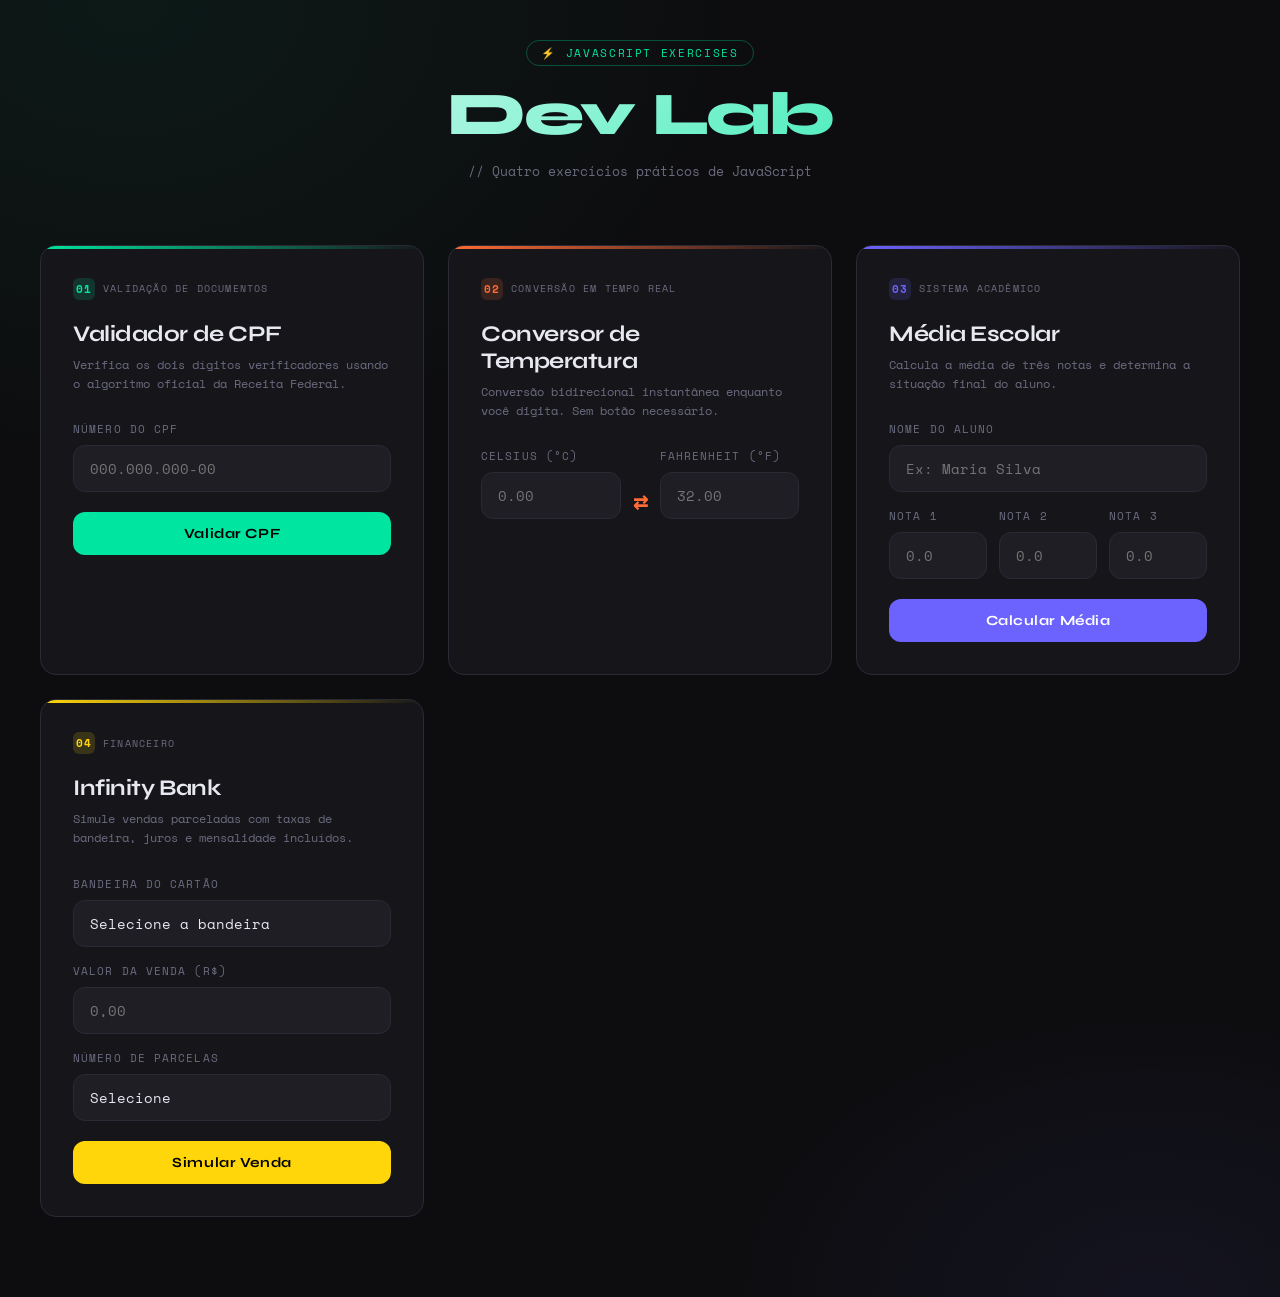
<file: entregando atividades da forma certa/exercicio1-js/index.html>
<!DOCTYPE html>
<html lang="pt-BR">
<head>
  <meta charset="UTF-8">
  <meta name="viewport" content="width=device-width, initial-scale=1.0">
  <title>Dev Lab — Exercícios JS</title>
  <link rel="stylesheet" href="style.css">
</head>
<body>

  <header>
    <div class="tag">⚡ JavaScript Exercises</div>
    <h1>Dev Lab</h1>
    <p class="subtitle">// Quatro exercícios práticos de JavaScript</p>
  </header>

  <div class="grid">

    <!-- ===== CARD 1: CPF ===== -->
    <div class="card card--1">
      <div class="card-badge">
        <span class="badge-num">01</span>
        Validação de Documentos
      </div>
      <h2>Validador de CPF</h2>
      <p class="desc">Verifica os dois dígitos verificadores usando o algoritmo oficial da Receita Federal.</p>

      <label for="cpf-input">Número do CPF</label>
      <input type="text" id="cpf-input" placeholder="000.000.000-00" maxlength="14">

      <button class="btn btn--1" id="btn-cpf">Validar CPF</button>

      <div class="result" id="cpf-result">
        <span class="result-icon" id="cpf-icon"></span>
        <span class="result-label" id="cpf-label"></span>
        <span class="result-value" id="cpf-formatted"></span>
        <span class="result-msg" id="cpf-msg"></span>
      </div>
    </div>

    <!-- ===== CARD 2: TEMPERATURA ===== -->
    <div class="card card--2">
      <div class="card-badge">
        <span class="badge-num">02</span>
        Conversão em Tempo Real
      </div>
      <h2>Conversor de Temperatura</h2>
      <p class="desc">Conversão bidirecional instantânea enquanto você digita. Sem botão necessário.</p>

      <div class="temp-grid">
        <div>
          <label for="celsius">Celsius (°C)</label>
          <input type="number" id="celsius" placeholder="0.00" step="0.1">
        </div>
        <div class="temp-divider">⇄</div>
        <div>
          <label for="fahrenheit">Fahrenheit (°F)</label>
          <input type="number" id="fahrenheit" placeholder="32.00" step="0.1">
        </div>
      </div>

      <div class="result" id="temp-result">
        <span class="result-icon">🌡️</span>
        <span class="result-label">Conversão em tempo real</span>
        <span class="result-value" id="temp-value"></span>
      </div>
    </div>

    <!-- ===== CARD 3: MÉDIA ESCOLAR ===== -->
    <div class="card card--3">
      <div class="card-badge">
        <span class="badge-num">03</span>
        Sistema Acadêmico
      </div>
      <h2>Média Escolar</h2>
      <p class="desc">Calcula a média de três notas e determina a situação final do aluno.</p>

      <label for="aluno-nome">Nome do Aluno</label>
      <input type="text" id="aluno-nome" placeholder="Ex: Maria Silva">

      <div class="row">
        <div>
          <label for="nota1">Nota 1</label>
          <input type="number" id="nota1" placeholder="0.0" min="0" max="10" step="0.1">
        </div>
        <div>
          <label for="nota2">Nota 2</label>
          <input type="number" id="nota2" placeholder="0.0" min="0" max="10" step="0.1">
        </div>
        <div>
          <label for="nota3">Nota 3</label>
          <input type="number" id="nota3" placeholder="0.0" min="0" max="10" step="0.1">
        </div>
      </div>

      <button class="btn btn--3" id="btn-media">Calcular Média</button>

      <div class="result" id="media-result">
        <span class="result-icon" id="media-icon"></span>
        <span class="result-label" id="media-label"></span>
        <span class="result-value" id="media-valor"></span>
        <span class="result-msg" id="media-msg"></span>
      </div>
    </div>

    <!-- ===== CARD 4: INFINITY BANK ===== -->
    <div class="card card--4">
      <div class="card-badge">
        <span class="badge-num">04</span>
        Financeiro
      </div>
      <h2>Infinity Bank</h2>
      <p class="desc">Simule vendas parceladas com taxas de bandeira, juros e mensalidade incluídos.</p>

      <label for="bandeira">Bandeira do Cartão</label>
      <select id="bandeira">
        <option value="">Selecione a bandeira</option>
        <option value="visa">Visa — 2,00%</option>
        <option value="master">Mastercard — 1,85%</option>
        <option value="elo">Elo — 3,00%</option>
      </select>

      <label for="valor-venda">Valor da Venda (R$)</label>
      <input type="number" id="valor-venda" placeholder="0,00" min="0" step="0.01">

      <label for="parcelas">Número de Parcelas</label>
      <select id="parcelas">
        <option value="">Selecione</option>
        <option value="1">1x — sem juros</option>
        <option value="2">2x</option>
        <option value="3">3x</option>
        <option value="4">4x</option>
        <option value="6">6x</option>
        <option value="12">12x</option>
      </select>

      <button class="btn btn--4" id="btn-bank">Simular Venda</button>

      <div class="result" id="bank-result">
        <span class="result-label">Resumo da Transação</span>
        <div id="bank-summary"></div>
      </div>
    </div>

  </div>

  <script src="cpf.js"></script>
  <script src="temperatura.js"></script>
  <script src="media.js"></script>
  <script src="bank.js"></script>

</body>
</html>
</file>
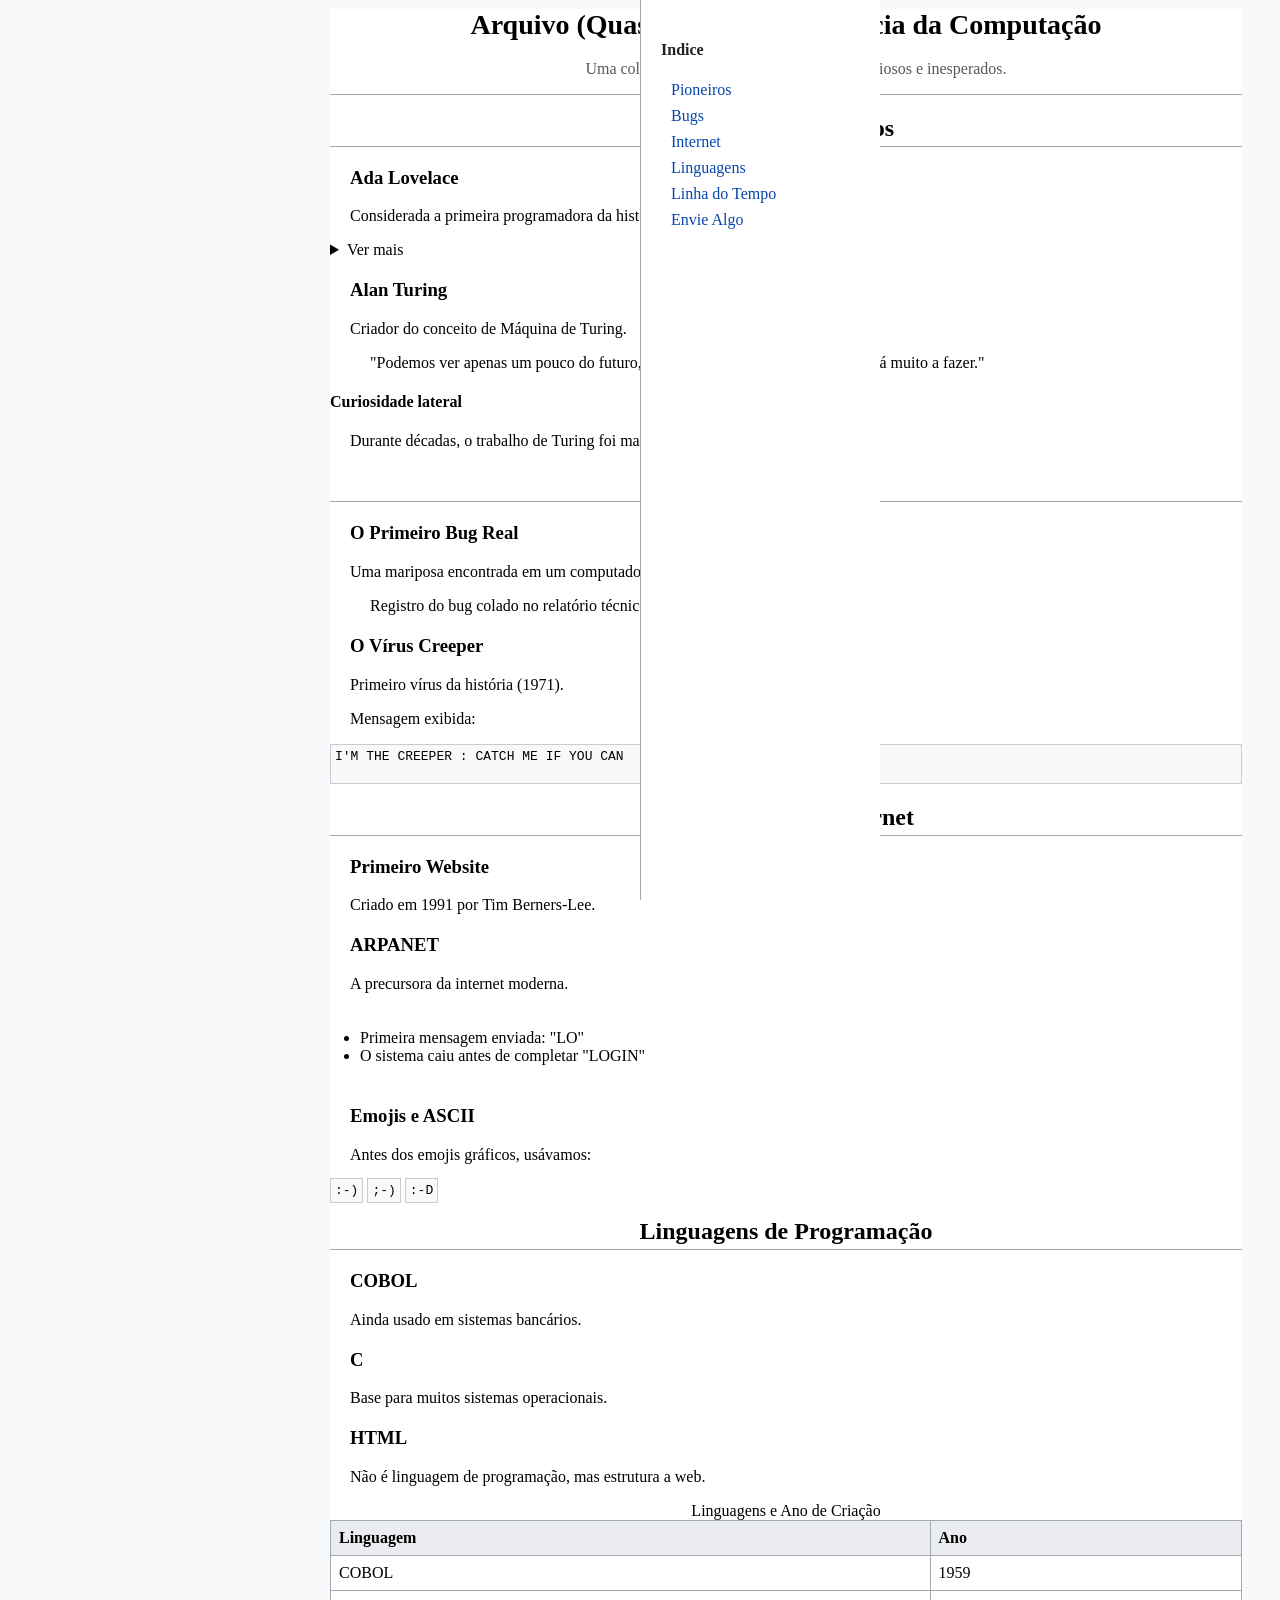
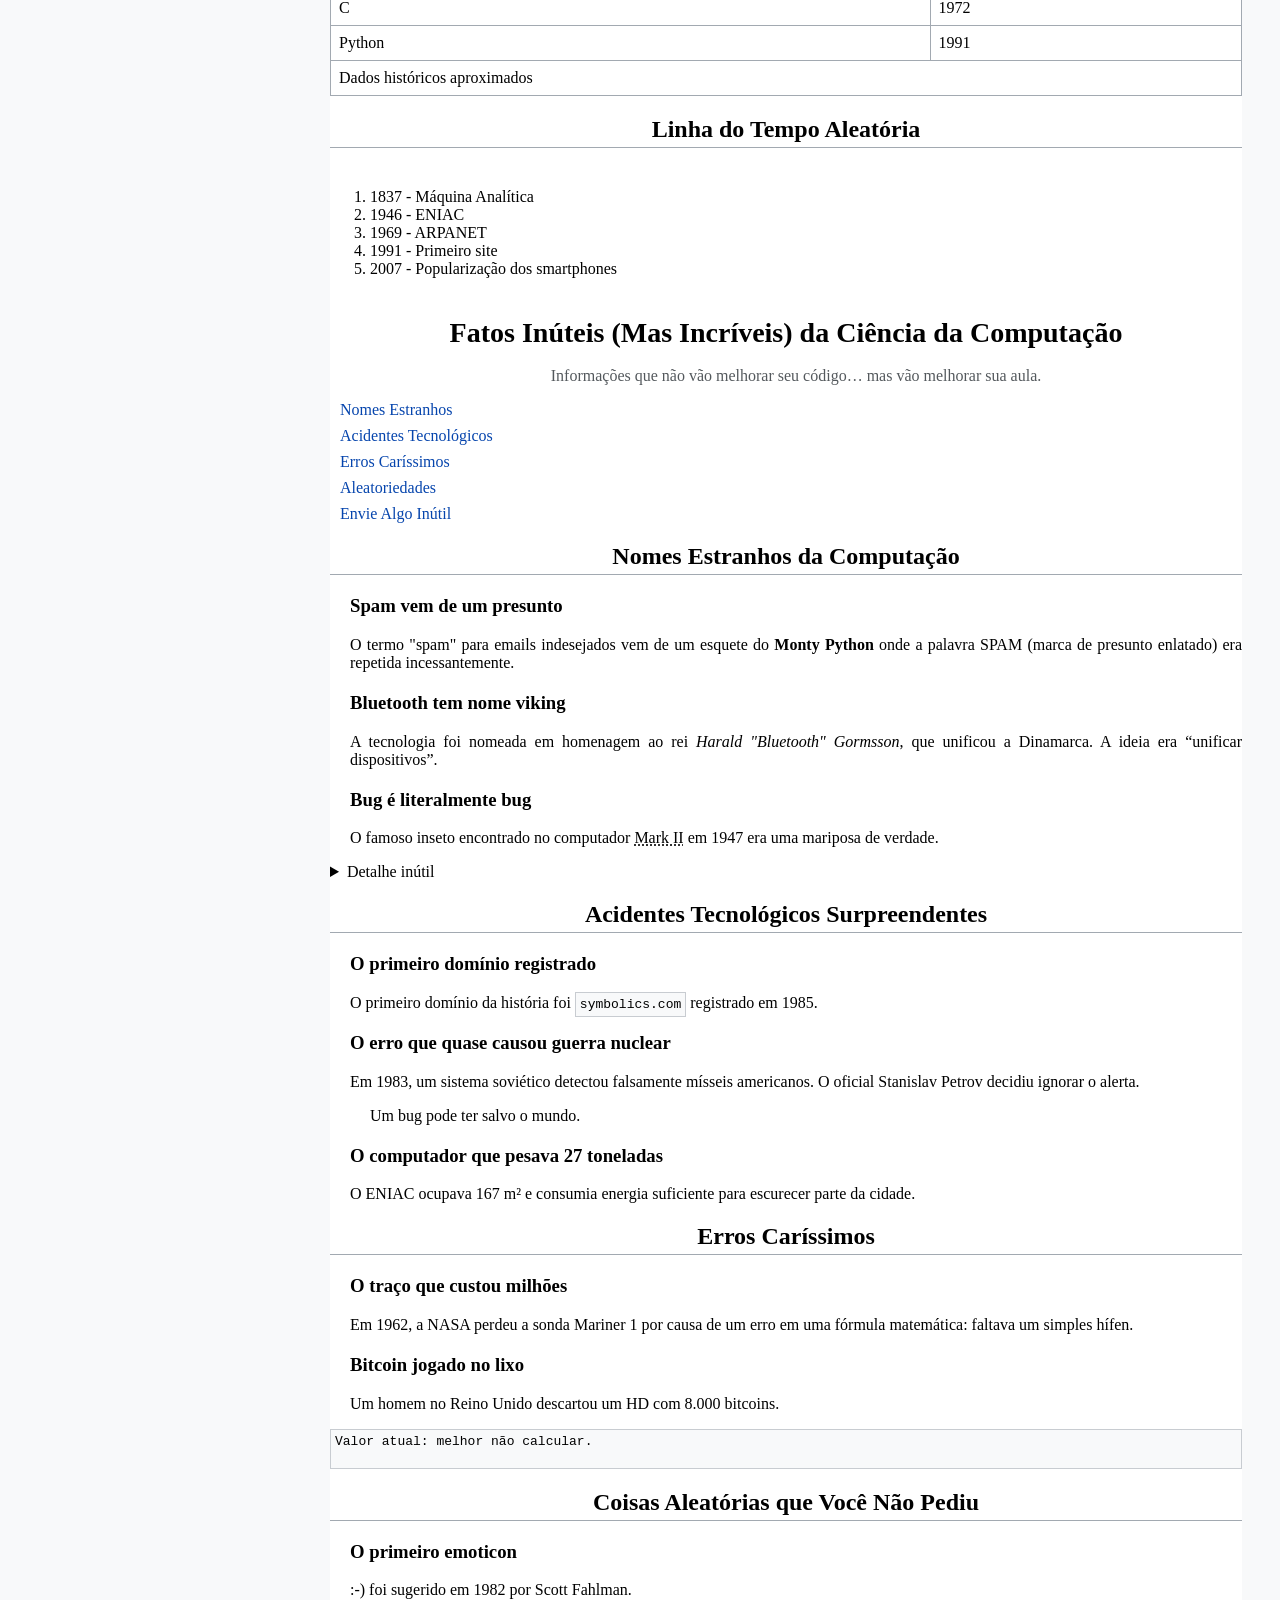
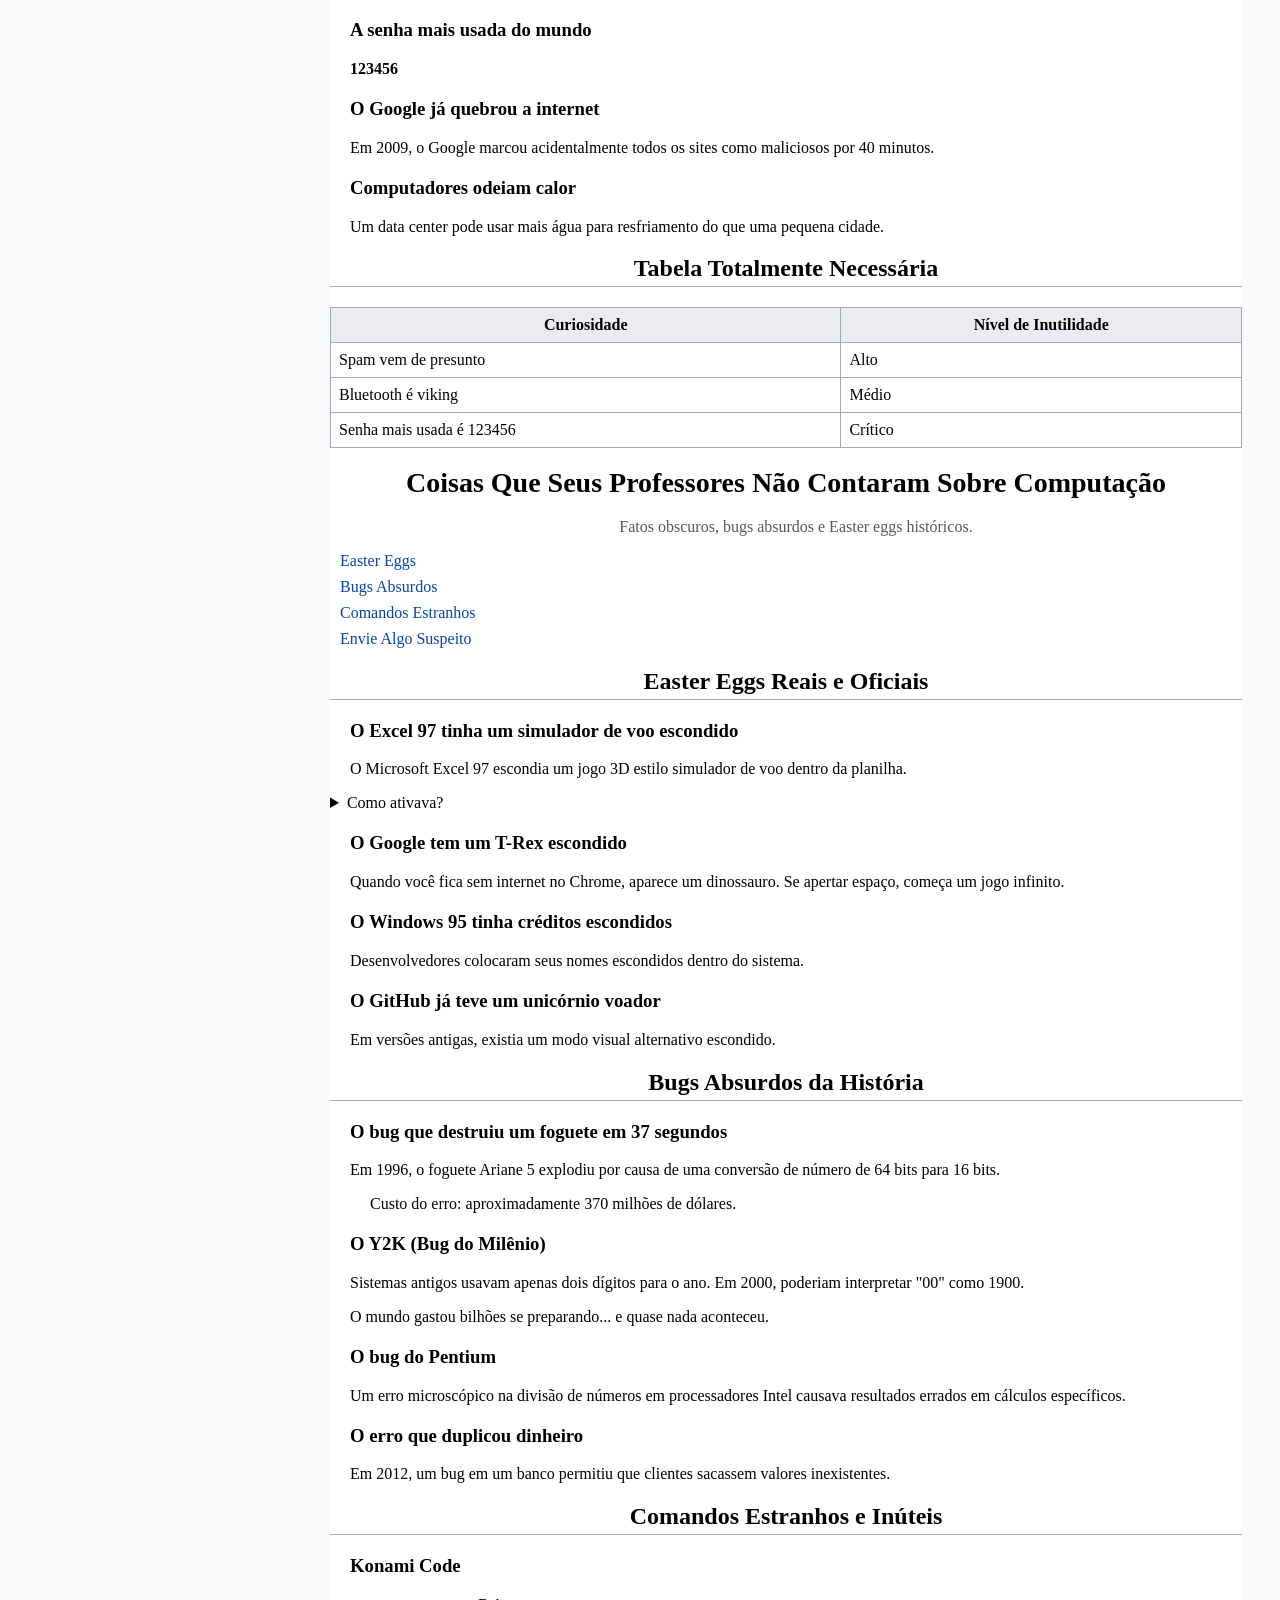
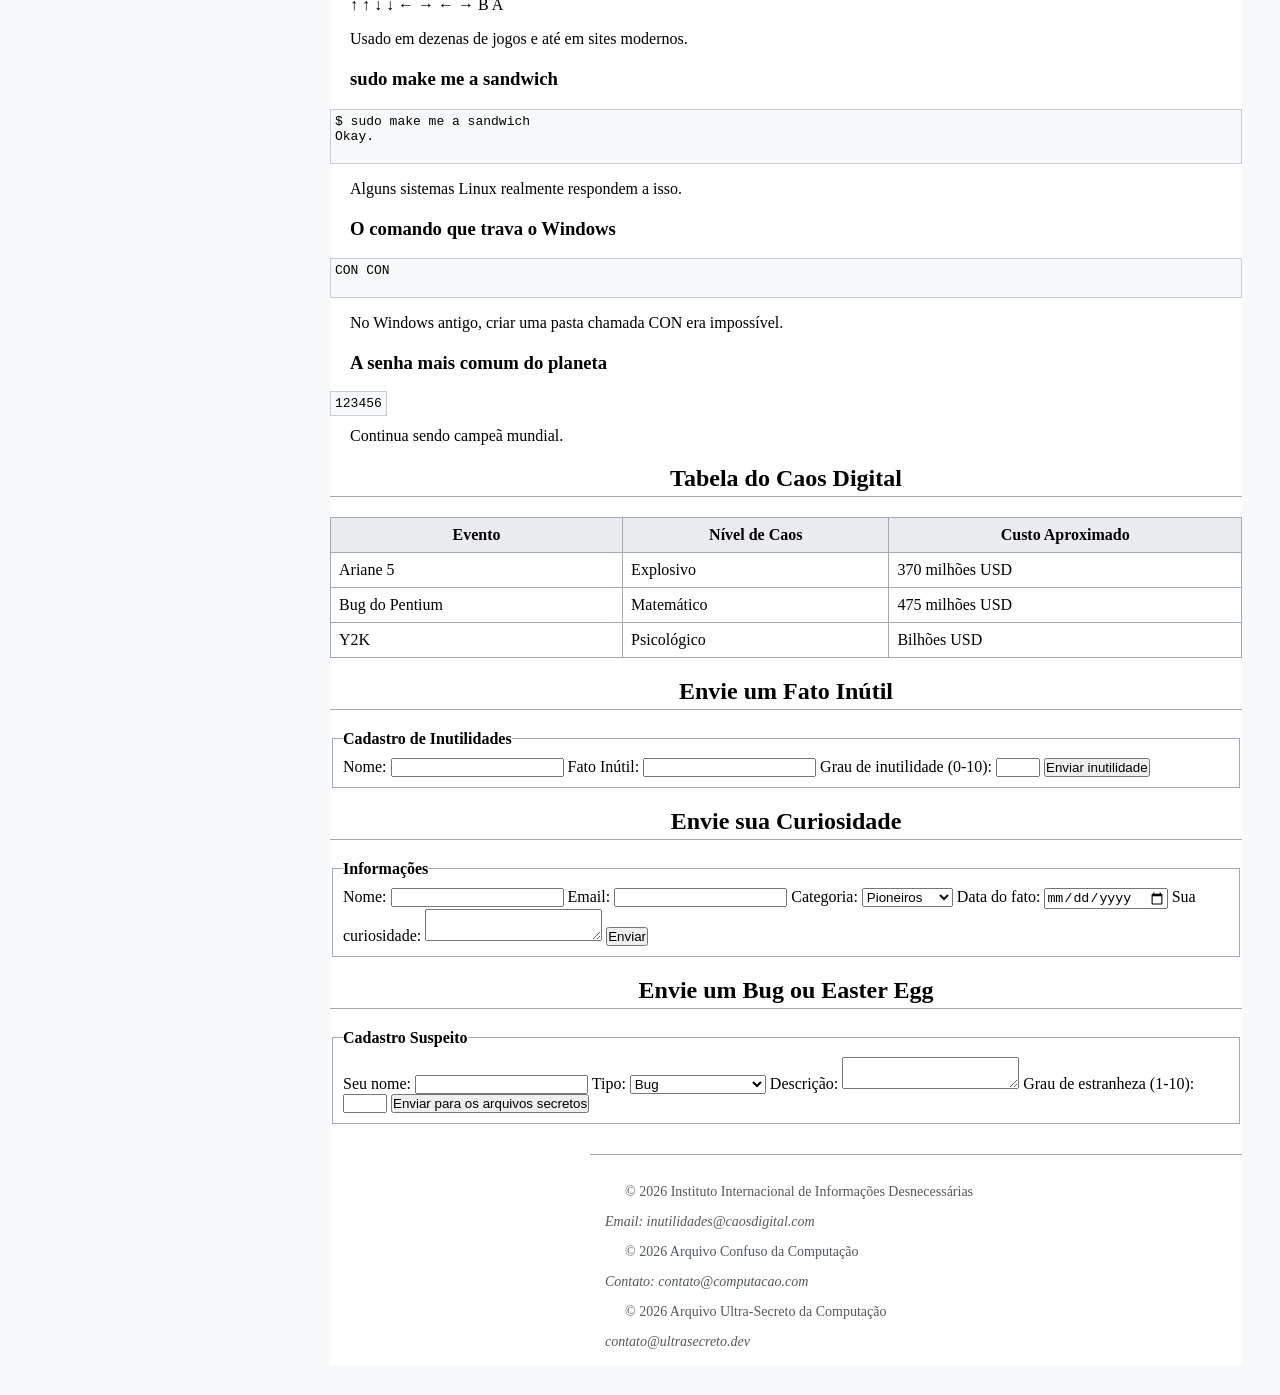
<file: atividade1CSS.html>
<!DOCTYPE html>
<html lang="pt-br">
<head>
    <meta charset="UTF-8">
    <meta name="description" content="Curiosidades e fatos históricos da Ciência da Computação">
    <meta name="author" content="Portal Computação">
    <meta name="viewport" content="width=device-width, initial-scale=1.0">
    <title>Arquivo Confuso da Computação</title>
    <style>
	*{
    		padding: 0;
    		box-sizing: border-box;
	}
	#topo{
    		border-bottom:1px solid #a2a9b1;
    		margin-bottom:20px;
	}
	
	body{
    		font-family: Georgia, "Times New Roman", serif;
    		background:#f8f9fa;
    		color:#202122;
    		margin-left:300px;
		max-width: 1000PX;
		
	}
	header h1{
    		font-size:28px;
		text-align: center;
	}
	header p{
    		color:#54595d;
		text-align: center;
	}
	#menu-principal{
    		position:fixed;
    		right: 400px;
    		top:0;
    		width:240px;
    		height:100vh;
    		background:white;
		border-left: 1px solid #a2a9b1;
   		padding:20px;
	}
	/* COISAS DENTRO DE COISAS */
	#pagina{
		color: black;
		background-color: white;
		margin: 30px;
		margin-top: -10px;
		box-sizing: border-box;
	}
	#pioneiros, #bugs, #internet, #linguagens, #linha-do-tempo, 	#formulario {
		text-align: left;
	}
	
	nav ul{
    		list-style:none;
    		padding:0;
	}

	nav li{
    		margin:8px 0;
	}

	nav a{
    		text-decoration:none;
    		color:#0645ad;
	}

	nav a:hover{
    		text-decoration:underline;
	}
	h2{
    		border-bottom:1px solid #a2a9b1;
    		padding-bottom:4px;
		background-color: white;
		text-align: center;
	}

	h3{
    		margin-top:20px;
		margin-left:20px;
	}
	table{
   		border-collapse:collapse;
    		width:100%;
	}

	table th, table td{
    		border:1px solid #a2a9b1;
    		padding:8px;
	}

	table th{
    		background:#eaecf0;
	}

	footer{
    		border-top:1px solid #a2a9b1;
		margin-left:260px;
    		margin-top:30px;
    		padding:15px;
    		font-size:14px;
    		color:#54595d;
	}
	legend{
    		font-weight:bold;
	}
	fieldset{
    		border:1px solid #a2a9b1;
    		padding:10px;
	}
	code, pre{
    		background:#f8f9fa;
    		border:1px solid #c8ccd1;
    		padding:4px;
	}
	ul{
		padding:20px;
		margin-left: 10px;
	}
	ol{
		padding:20px;
		margin-left: 20px;
	}
	p{
		text-align: justify;
		margin-left: 20px;
	}
	    </style>
</head>

<body>
<nav id="menu-principal">
	<h4> Indice </h4>
        <ul>
            <li><a href="#pioneiros">Pioneiros</a></li>
            <li><a href="#bugs">Bugs</a></li>
            <li><a href="#internet">Internet</a></li>
            <li><a href="#linguagens">Linguagens</a></li>
            <li><a href="#linha-do-tempo">Linha do Tempo</a></li>
            <li><a href="#formulario">Envie Algo</a></li>
        </ul>
    </nav>
<div id="pagina">

    <header id="topo">
        <h1>Arquivo (Quase) Perdido da Ciência da Computação</h1>
        <p>Uma coletânea caótica de fatos históricos, curiosos e inesperados.</p>
    </header>

    

    <main>

        <section id="pioneiros">
            <h2>Pioneiros Esquecidos</h2>

            <article>
                <h3>Ada Lovelace</h3>
                <p>Considerada a primeira programadora da história.</p>
                <details>
                    <summary>Ver mais</summary>
                    <p>Ela escreveu um algoritmo para a Máquina Analítica no século XIX.</p>
                </details>
            </article>

            <article>
                <h3>Alan Turing</h3>
                <p>Criador do conceito de Máquina de Turing.</p>
                <blockquote>
                    "Podemos ver apenas um pouco do futuro, mas o suficiente para perceber que há muito a fazer."
                </blockquote>
            </article>

            <aside>
                <h4>Curiosidade lateral</h4>
                <p>Durante décadas, o trabalho de Turing foi mantido em segredo.</p>
            </aside>
        </section>

        <section id="bugs">
            <h2>Histórias de Bugs</h2>

            <article>
                <h3>O Primeiro Bug Real</h3>
                <p>Uma mariposa encontrada em um computador em 1947.</p>
                <figure>
                    <figcaption>Registro do bug colado no relatório técnico.</figcaption>
                </figure>
            </article>

            <article>
                <h3>O Vírus Creeper</h3>
                <p>Primeiro vírus da história (1971).</p>
                <p>Mensagem exibida:</p>
                <pre>
I'M THE CREEPER : CATCH ME IF YOU CAN
                </pre>
            </article>
        </section>

        <section id="internet">
            <h2>Curiosidades da Internet</h2>

            <article>
                <h3>Primeiro Website</h3>
                <p>Criado em 1991 por Tim Berners-Lee.</p>
            </article>

            <article>
                <h3>ARPANET</h3>
                <p>A precursora da internet moderna.</p>
                <ul>
                    <li>Primeira mensagem enviada: "LO"</li>
                    <li>O sistema caiu antes de completar "LOGIN"</li>
                </ul>
            </article>

            <article>
                <h3>Emojis e ASCII</h3>
                <p>Antes dos emojis gráficos, usávamos:</p>
                <code>:-)</code>
                <code>;-)</code>
                <code>:-D</code>
            </article>
        </section>

        <section id="linguagens">
            <h2>Linguagens de Programação</h2>

            <article>
                <h3>COBOL</h3>
                <p>Ainda usado em sistemas bancários.</p>
            </article>

            <article>
                <h3>C</h3>
                <p>Base para muitos sistemas operacionais.</p>
            </article>

            <article>
                <h3>HTML</h3>
                <p>Não é linguagem de programação, mas estrutura a web.</p>
            </article>

            <div>
                <table border="1">
                    <caption>Linguagens e Ano de Criação</caption>
                    <thead>
                        <tr>
                            <th>Linguagem</th>
                            <th>Ano</th>
                        </tr>
                    </thead>
                    <tbody>
                        <tr>
                            <td>COBOL</td>
                            <td>1959</td>
                        </tr>
                        <tr>
                            <td>C</td>
                            <td>1972</td>
                        </tr>
                        <tr>
                            <td>Python</td>
                            <td>1991</td>
                        </tr>
                    </tbody>
                    <tfoot>
                        <tr>
                            <td colspan="2">Dados históricos aproximados</td>
                        </tr>
                    </tfoot>
                </table>
            </div>
        </section>

        <section id="linha-do-tempo">
            <h2>Linha do Tempo Aleatória</h2>

            <ol>
                <li>1837 - Máquina Analítica</li>
                <li>1946 - ENIAC</li>
                <li>1969 - ARPANET</li>
                <li>1991 - Primeiro site</li>
                <li>2007 - Popularização dos smartphones</li>
            </ol>
        </section>

<header>
    <h1>Fatos Inúteis (Mas Incríveis) da Ciência da Computação</h1>
    <p>Informações que não vão melhorar seu código… mas vão melhorar sua aula.</p>
</header>

<nav>
    <ul>
        <li><a href="#nomes">Nomes Estranhos</a></li>
        <li><a href="#acidentes">Acidentes Tecnológicos</a></li>
        <li><a href="#dinheiro">Erros Caríssimos</a></li>
        <li><a href="#aleatorio">Aleatoriedades</a></li>
        <li><a href="#form">Envie Algo Inútil</a></li>
    </ul>
</nav>



<section id="nomes">
    <h2>Nomes Estranhos da Computação</h2>

    <article>
        <h3>Spam vem de um presunto</h3>
        <p>
            O termo "spam" para emails indesejados vem de um esquete do 
            <strong>Monty Python</strong> onde a palavra SPAM (marca de presunto enlatado) 
            era repetida incessantemente.
        </p>
    </article>

    <article>
        <h3>Bluetooth tem nome viking</h3>
        <p>
            A tecnologia foi nomeada em homenagem ao rei 
            <em>Harald "Bluetooth" Gormsson</em>, que unificou a Dinamarca.
            A ideia era “unificar dispositivos”.
        </p>
    </article>

    <article>
        <h3>Bug é literalmente bug</h3>
        <p>
            O famoso inseto encontrado no computador 
            <abbr title="Harvard Mark II">Mark II</abbr> em 1947 
            era uma mariposa de verdade.
        </p>
        <details>
            <summary>Detalhe inútil</summary>
            <p>O inseto ainda está preservado em um museu.</p>
        </details>
    </article>

</section>


<section id="acidentes">

    <h2>Acidentes Tecnológicos Surpreendentes</h2>

    <article>
        <h3>O primeiro domínio registrado</h3>
        <p>
            O primeiro domínio da história foi 
            <code>symbolics.com</code> registrado em 1985.
        </p>
    </article>

    <article>
        <h3>O erro que quase causou guerra nuclear</h3>
        <p>
            Em 1983, um sistema soviético detectou falsamente mísseis americanos.
            O oficial Stanislav Petrov decidiu ignorar o alerta.
        </p>
        <blockquote>
            Um bug pode ter salvo o mundo.
        </blockquote>
    </article>

    <article>
        <h3>O computador que pesava 27 toneladas</h3>
        <p>
            O ENIAC ocupava 167 m² e consumia energia suficiente para escurecer parte da cidade.
        </p>
    </article>

</section>


<section id="dinheiro">

    <h2>Erros Caríssimos</h2>

    <article>
        <h3>O traço que custou milhões</h3>
        <p>
            Em 1962, a NASA perdeu a sonda Mariner 1 por causa de um erro em uma fórmula matemática:
            faltava um simples hífen.
        </p>
    </article>

    <article>
        <h3>Bitcoin jogado no lixo</h3>
        <p>
            Um homem no Reino Unido descartou um HD com 8.000 bitcoins.
        </p>
        <pre>
Valor atual: melhor não calcular.
        </pre>
    </article>

</section>


<section id="aleatorio">

    <h2>Coisas Aleatórias que Você Não Pediu</h2>

    <article>
        <h3>O primeiro emoticon</h3>
        <p>
            :-) foi sugerido em 1982 por Scott Fahlman.
        </p>
    </article>

    <article>
        <h3>A senha mais usada do mundo</h3>
        <p><strong>123456</strong></p>
    </article>

    <article>
        <h3>O Google já quebrou a internet</h3>
        <p>
            Em 2009, o Google marcou acidentalmente todos os sites como maliciosos por 40 minutos.
        </p>
    </article>

    <article>
        <h3>Computadores odeiam calor</h3>
        <p>
            Um data center pode usar mais água para resfriamento do que uma pequena cidade.
        </p>
    </article>

</section>


<section>

    <h2>Tabela Totalmente Necessária</h2>

    <table border="1">
        <tr>
            <th>Curiosidade</th>
            <th>Nível de Inutilidade</th>
        </tr>
        <tr>
            <td>Spam vem de presunto</td>
            <td>Alto</td>
        </tr>
        <tr>
            <td>Bluetooth é viking</td>
            <td>Médio</td>
        </tr>
        <tr>
            <td>Senha mais usada é 123456</td>
            <td>Crítico</td>
        </tr>
    </table>

</section>

<header>
    <h1>Coisas Que Seus Professores Não Contaram Sobre Computação</h1>
    <p>Fatos obscuros, bugs absurdos e Easter eggs históricos.</p>
</header>

<nav>
    <ul>
        <li><a href="#easter-eggs">Easter Eggs</a></li>
        <li><a href="#bugs-absurdos">Bugs Absurdos</a></li>
        <li><a href="#comandos-secretos">Comandos Estranhos</a></li>
        <li><a href="#formulario-secreto">Envie Algo Suspeito</a></li>
    </ul>
</nav>


<section id="easter-eggs">

    <h2>Easter Eggs Reais e Oficiais</h2>

    <article>
        <h3>O Excel 97 tinha um simulador de voo escondido</h3>
        <p>
            O Microsoft Excel 97 escondia um jogo 3D estilo simulador de voo 
            dentro da planilha.
        </p>
        <details>
            <summary>Como ativava?</summary>
            <p>Era preciso selecionar células específicas e usar combinações absurdas de teclado.</p>
        </details>
    </article>

    <article>
        <h3>O Google tem um T-Rex escondido</h3>
        <p>
            Quando você fica sem internet no Chrome, aparece um dinossauro.
            Se apertar espaço, começa um jogo infinito.
        </p>
    </article>

    <article>
        <h3>O Windows 95 tinha créditos escondidos</h3>
        <p>
            Desenvolvedores colocaram seus nomes escondidos dentro do sistema.
        </p>
    </article>

    <article>
        <h3>O GitHub já teve um unicórnio voador</h3>
        <p>
            Em versões antigas, existia um modo visual alternativo escondido.
        </p>
    </article>

</section>



<section id="bugs-absurdos">

    <h2>Bugs Absurdos da História</h2>

    <article>
        <h3>O bug que destruiu um foguete em 37 segundos</h3>
        <p>
            Em 1996, o foguete Ariane 5 explodiu por causa de uma conversão de número
            de 64 bits para 16 bits.
        </p>
        <blockquote>
            Custo do erro: aproximadamente 370 milhões de dólares.
        </blockquote>
    </article>

    <article>
        <h3>O Y2K (Bug do Milênio)</h3>
        <p>
            Sistemas antigos usavam apenas dois dígitos para o ano.
            Em 2000, poderiam interpretar "00" como 1900.
        </p>
        <p>
            O mundo gastou bilhões se preparando... e quase nada aconteceu.
        </p>
    </article>

    <article>
        <h3>O bug do Pentium</h3>
        <p>
            Um erro microscópico na divisão de números em processadores Intel
            causava resultados errados em cálculos específicos.
        </p>
    </article>

    <article>
        <h3>O erro que duplicou dinheiro</h3>
        <p>
            Em 2012, um bug em um banco permitiu que clientes sacassem valores inexistentes.
        </p>
    </article>

</section>



<section id="comandos-secretos">

    <h2>Comandos Estranhos e Inúteis</h2>

    <article>
        <h3>Konami Code</h3>
        <p>
            ↑ ↑ ↓ ↓ ← → ← → B A
        </p>
        <p>
            Usado em dezenas de jogos e até em sites modernos.
        </p>
    </article>

    <article>
        <h3>sudo make me a sandwich</h3>
        <pre>
$ sudo make me a sandwich
Okay.
        </pre>
        <p>Alguns sistemas Linux realmente respondem a isso.</p>
    </article>

    <article>
        <h3>O comando que trava o Windows</h3>
        <pre>
CON CON
        </pre>
        <p>
            No Windows antigo, criar uma pasta chamada CON era impossível.
        </p>
    </article>

    <article>
        <h3>A senha mais comum do planeta</h3>
        <code>123456</code>
        <p>
            Continua sendo campeã mundial.
        </p>
    </article>

</section>



<section>

    <h2>Tabela do Caos Digital</h2>

    <table border="1">
        <tr>
            <th>Evento</th>
            <th>Nível de Caos</th>
            <th>Custo Aproximado</th>
        </tr>
        <tr>
            <td>Ariane 5</td>
            <td>Explosivo</td>
            <td>370 milhões USD</td>
        </tr>
        <tr>
            <td>Bug do Pentium</td>
            <td>Matemático</td>
            <td>475 milhões USD</td>
        </tr>
        <tr>
            <td>Y2K</td>
            <td>Psicológico</td>
            <td>Bilhões USD</td>
        </tr>
    </table>

</section>


<section id="form">

    <h2>Envie um Fato Inútil</h2>

    <form>
        <fieldset>
            <legend>Cadastro de Inutilidades</legend>

            <label>Nome:</label>
            <input type="text" name="nome">

            <label>Fato Inútil:</label>
            <input type="text" name="fato">

            <label>Grau de inutilidade (0-10):</label>
            <input type="number" name="grau" min="0" max="10">

            <input type="submit" value="Enviar inutilidade">
        </fieldset>
    </form>
    
</section>
 <section id="formulario">
            <h2>Envie sua Curiosidade</h2>

            <form>
                <fieldset>
                    <legend>Informações</legend>

                    <label>Nome:</label>
                    <input type="text" name="nome">

                    <label>Email:</label>
                    <input type="email" name="email">

                    <label>Categoria:</label>
                    <select name="categoria">
                        <option>Pioneiros</option>
                        <option>Bugs</option>
                        <option>Internet</option>
                        <option>Linguagens</option>
                    </select>

                    <label>Data do fato:</label>
                    <input type="date" name="data">

                    <label>Sua curiosidade:</label>
                    <textarea name="curiosidade"></textarea>

                    <input type="submit" value="Enviar">
                </fieldset>
            </form>
        </section>

    
<section id="formulario-secreto">

    <h2>Envie um Bug ou Easter Egg</h2>

    <form>
        <fieldset>
            <legend>Cadastro Suspeito</legend>

            <label>Seu nome:</label>
            <input type="text" name="nome">

            <label>Tipo:</label>
            <select name="tipo">
                <option>Bug</option>
                <option>Easter Egg</option>
                <option>Comando estranho</option>
            </select>

            <label>Descrição:</label>
            <textarea name="descricao"></textarea>

            <label>Grau de estranheza (1-10):</label>
            <input type="number" min="1" max="10">

            <input type="submit" value="Enviar para os arquivos secretos">
        </fieldset>
    </form>

</section>


</main>
</body>
<footer>
    <p>© 2026 Instituto Internacional de Informações Desnecessárias</p>
    <address>Email: inutilidades@caosdigital.com</address>
      <p>&copy; 2026 Arquivo Confuso da Computação</p>
        <address>
            Contato: contato@computacao.com
        </address>
         <p>© 2026 Arquivo Ultra-Secreto da Computação</p>
    <address>contato@ultrasecreto.dev</address>
</footer>

</div>
</div>
</body>
</html>
</file>
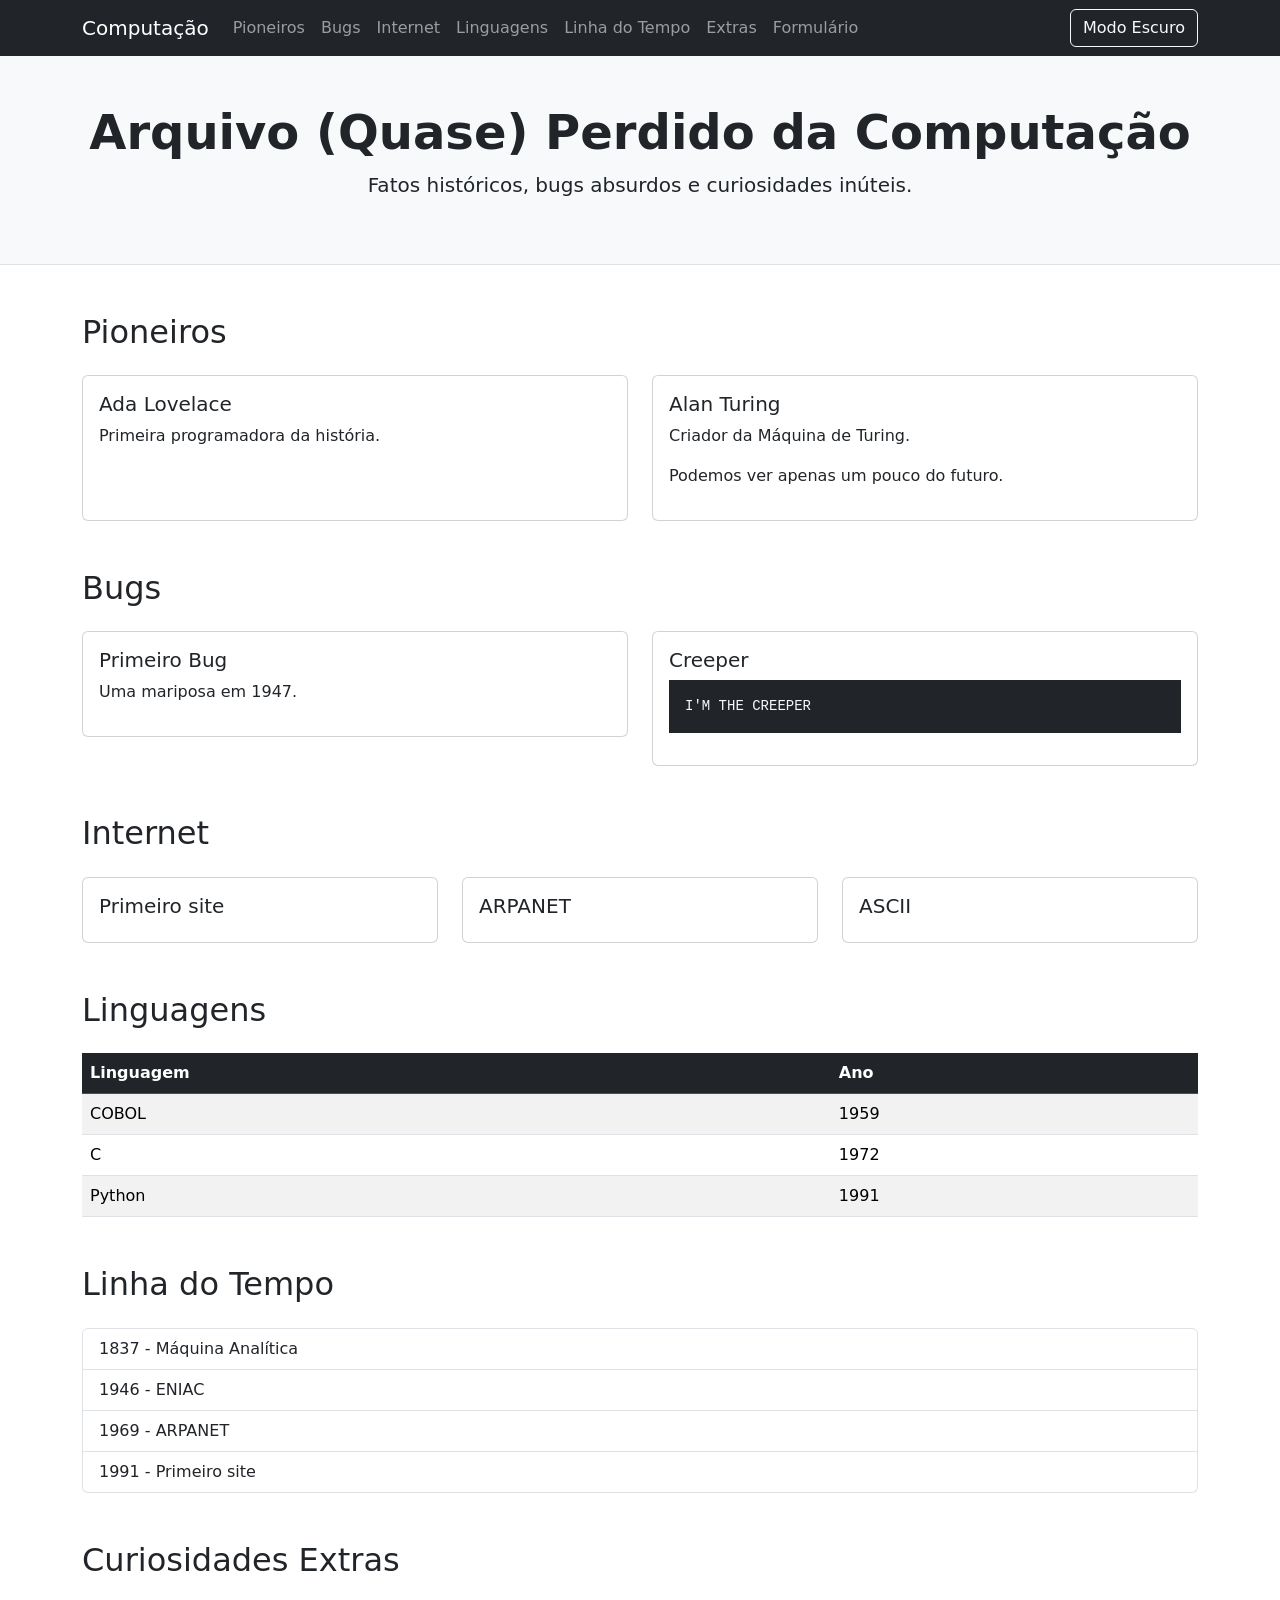
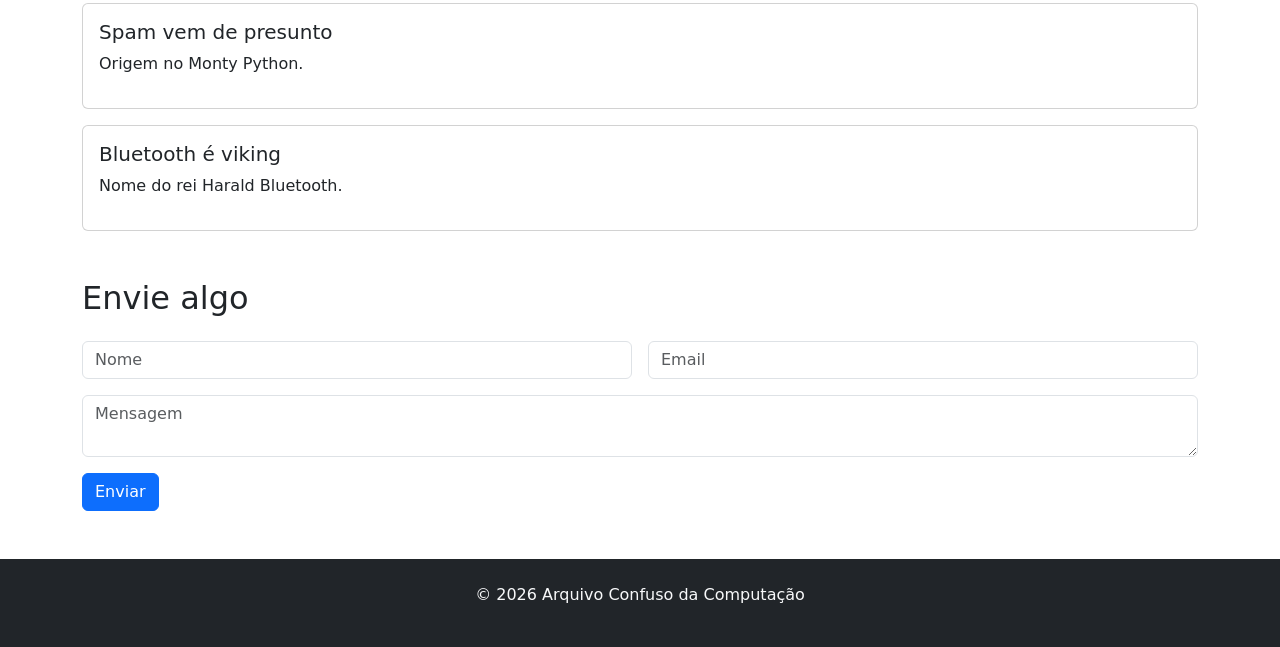
<file: atividade3CSS.html>
<!doctype html>
<html lang="pt-br" data-bs-theme="light">
<head>

<meta charset="utf-8">
<meta name="viewport" content="width=device-width, initial-scale=1">

<title>Arquivo Confuso da Computação</title>

<link href="https://cdn.jsdelivr.net/npm/bootstrap@5.3.2/dist/css/bootstrap.min.css" rel="stylesheet">

</head>

<body>

<!-- NAVBAR -->
<nav class="navbar navbar-expand-lg navbar-dark bg-dark sticky-top">
<div class="container">

<a class="navbar-brand" href="#">Computação</a>

<button class="navbar-toggler" type="button" data-bs-toggle="collapse" data-bs-target="#menu">
<span class="navbar-toggler-icon"></span>
</button>

<div class="collapse navbar-collapse" id="menu">

<ul class="navbar-nav me-auto">

<li class="nav-item"><a class="nav-link" href="#pioneiros">Pioneiros</a></li>
<li class="nav-item"><a class="nav-link" href="#bugs">Bugs</a></li>
<li class="nav-item"><a class="nav-link" href="#internet">Internet</a></li>
<li class="nav-item"><a class="nav-link" href="#linguagens">Linguagens</a></li>
<li class="nav-item"><a class="nav-link" href="#linha-do-tempo">Linha do Tempo</a></li>
<li class="nav-item"><a class="nav-link" href="#nomes">Extras</a></li>
<li class="nav-item"><a class="nav-link" href="#formulario">Formulário</a></li>

</ul>

<button class="btn btn-outline-light" id="themeToggle">
Modo Escuro
</button>

</div>
</div>
</nav>

<!-- HEADER -->
<header class="py-5 bg-body-tertiary border-bottom text-center">
<div class="container">
<h1 class="display-5 fw-bold">Arquivo (Quase) Perdido da Computação</h1>
<p class="lead">Fatos históricos, bugs absurdos e curiosidades inúteis.</p>
</div>
</header>

<div class="container my-5">

<!-- PIONEIROS -->
<section id="pioneiros" class="mb-5">
<h2 class="mb-4">Pioneiros</h2>
<div class="row g-4">

<div class="col-md-6">
<div class="card h-100">
<div class="card-body">
<h5>Ada Lovelace</h5>
<p>Primeira programadora da história.</p>
</div>
</div>
</div>

<div class="col-md-6">
<div class="card h-100">
<div class="card-body">
<h5>Alan Turing</h5>
<p>Criador da Máquina de Turing.</p>
<blockquote>Podemos ver apenas um pouco do futuro.</blockquote>
</div>
</div>
</div>

</div>
</section>

<!-- BUGS -->
<section id="bugs" class="mb-5">
<h2 class="mb-4">Bugs</h2>
<div class="row g-4">

<div class="col-md-6">
<div class="card">
<div class="card-body">
<h5>Primeiro Bug</h5>
<p>Uma mariposa em 1947.</p>
</div>
</div>
</div>

<div class="col-md-6">
<div class="card">
<div class="card-body">
<h5>Creeper</h5>
<pre class="bg-dark text-light p-3">I'M THE CREEPER</pre>
</div>
</div>
</div>

</div>
</section>

<!-- INTERNET -->
<section id="internet" class="mb-5">
<h2 class="mb-4">Internet</h2>
<div class="row g-4">

<div class="col-md-4"><div class="card"><div class="card-body"><h5>Primeiro site</h5></div></div></div>
<div class="col-md-4"><div class="card"><div class="card-body"><h5>ARPANET</h5></div></div></div>
<div class="col-md-4"><div class="card"><div class="card-body"><h5>ASCII</h5></div></div></div>

</div>
</section>

<!-- LINGUAGENS -->
<section id="linguagens" class="mb-5">
<h2 class="mb-4">Linguagens</h2>

<table class="table table-striped">
<thead class="table-dark">
<tr><th>Linguagem</th><th>Ano</th></tr>
</thead>

<tbody>
<tr><td>COBOL</td><td>1959</td></tr>
<tr><td>C</td><td>1972</td></tr>
<tr><td>Python</td><td>1991</td></tr>
</tbody>
</table>

</section>

<!-- LINHA DO TEMPO -->
<section id="linha-do-tempo" class="mb-5">
<h2 class="mb-4">Linha do Tempo</h2>

<ul class="list-group">
<li class="list-group-item">1837 - Máquina Analítica</li>
<li class="list-group-item">1946 - ENIAC</li>
<li class="list-group-item">1969 - ARPANET</li>
<li class="list-group-item">1991 - Primeiro site</li>
</ul>

</section>

<!-- EXTRAS -->
<section id="nomes" class="mb-5">
<h2 class="mb-4">Curiosidades Extras</h2>

<div class="card p-3 mb-3">
<h5>Spam vem de presunto</h5>
<p>Origem no Monty Python.</p>
</div>

<div class="card p-3 mb-3">
<h5>Bluetooth é viking</h5>
<p>Nome do rei Harald Bluetooth.</p>
</div>

</section>

<!-- FORMULÁRIO -->
<section id="formulario" class="mb-5">
<h2 class="mb-4">Envie algo</h2>

<form class="row g-3">

<div class="col-md-6">
<input type="text" class="form-control" placeholder="Nome">
</div>

<div class="col-md-6">
<input type="email" class="form-control" placeholder="Email">
</div>

<div class="col-12">
<textarea class="form-control" placeholder="Mensagem"></textarea>
</div>

<div class="col-12">
<button class="btn btn-primary">Enviar</button>
</div>

</form>

</section>

</div>

<!-- FOOTER -->
<footer class="bg-dark text-light text-center p-4">
<p>© 2026 Arquivo Confuso da Computação</p>
</footer>

<script src="https://cdn.jsdelivr.net/npm/bootstrap@5.3.2/dist/js/bootstrap.bundle.min.js"></script>

<script>
const toggle = document.getElementById("themeToggle")

toggle.addEventListener("click", () => {
const html = document.documentElement
const theme = html.getAttribute("data-bs-theme")

if(theme === "dark"){
html.setAttribute("data-bs-theme","light")
toggle.innerText = "Modo Escuro"
}else{
html.setAttribute("data-bs-theme","dark")
toggle.innerText = "Modo Claro"
}
})
</script>

</body>
</html>
</file>
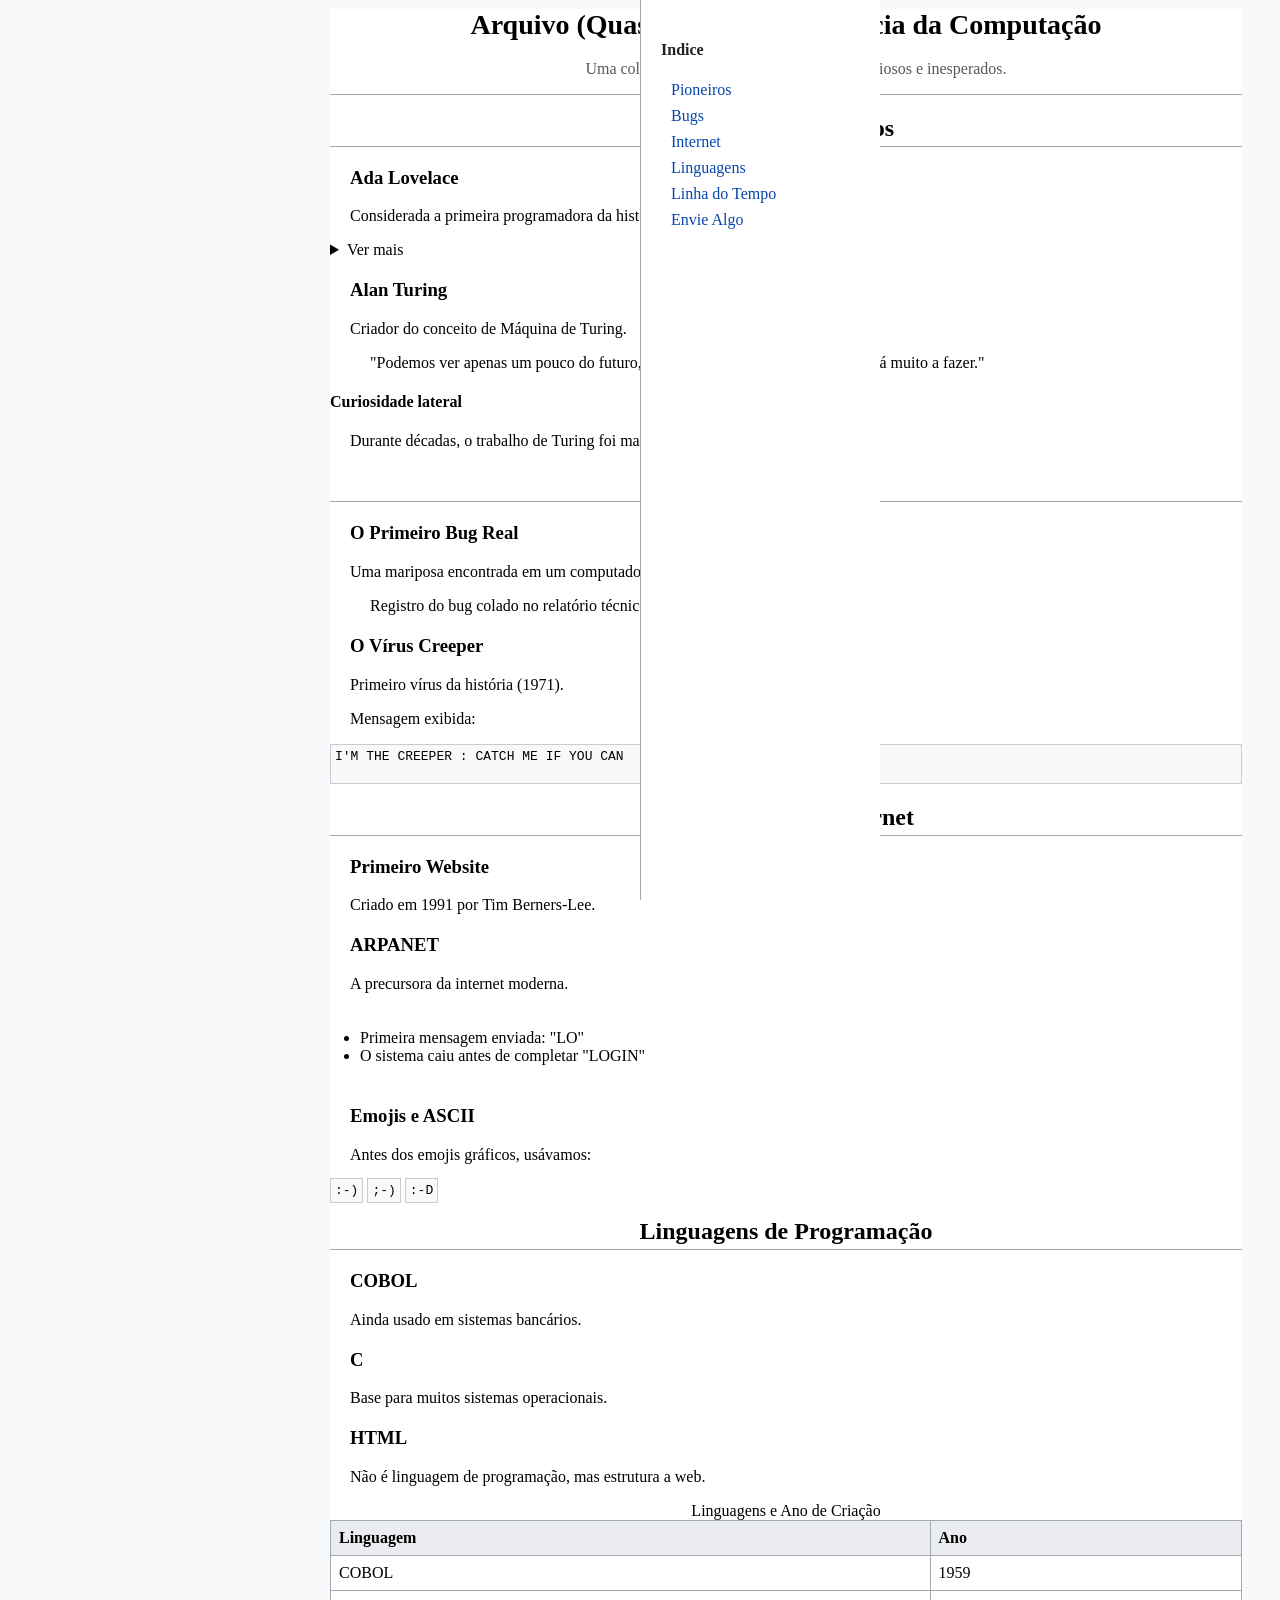
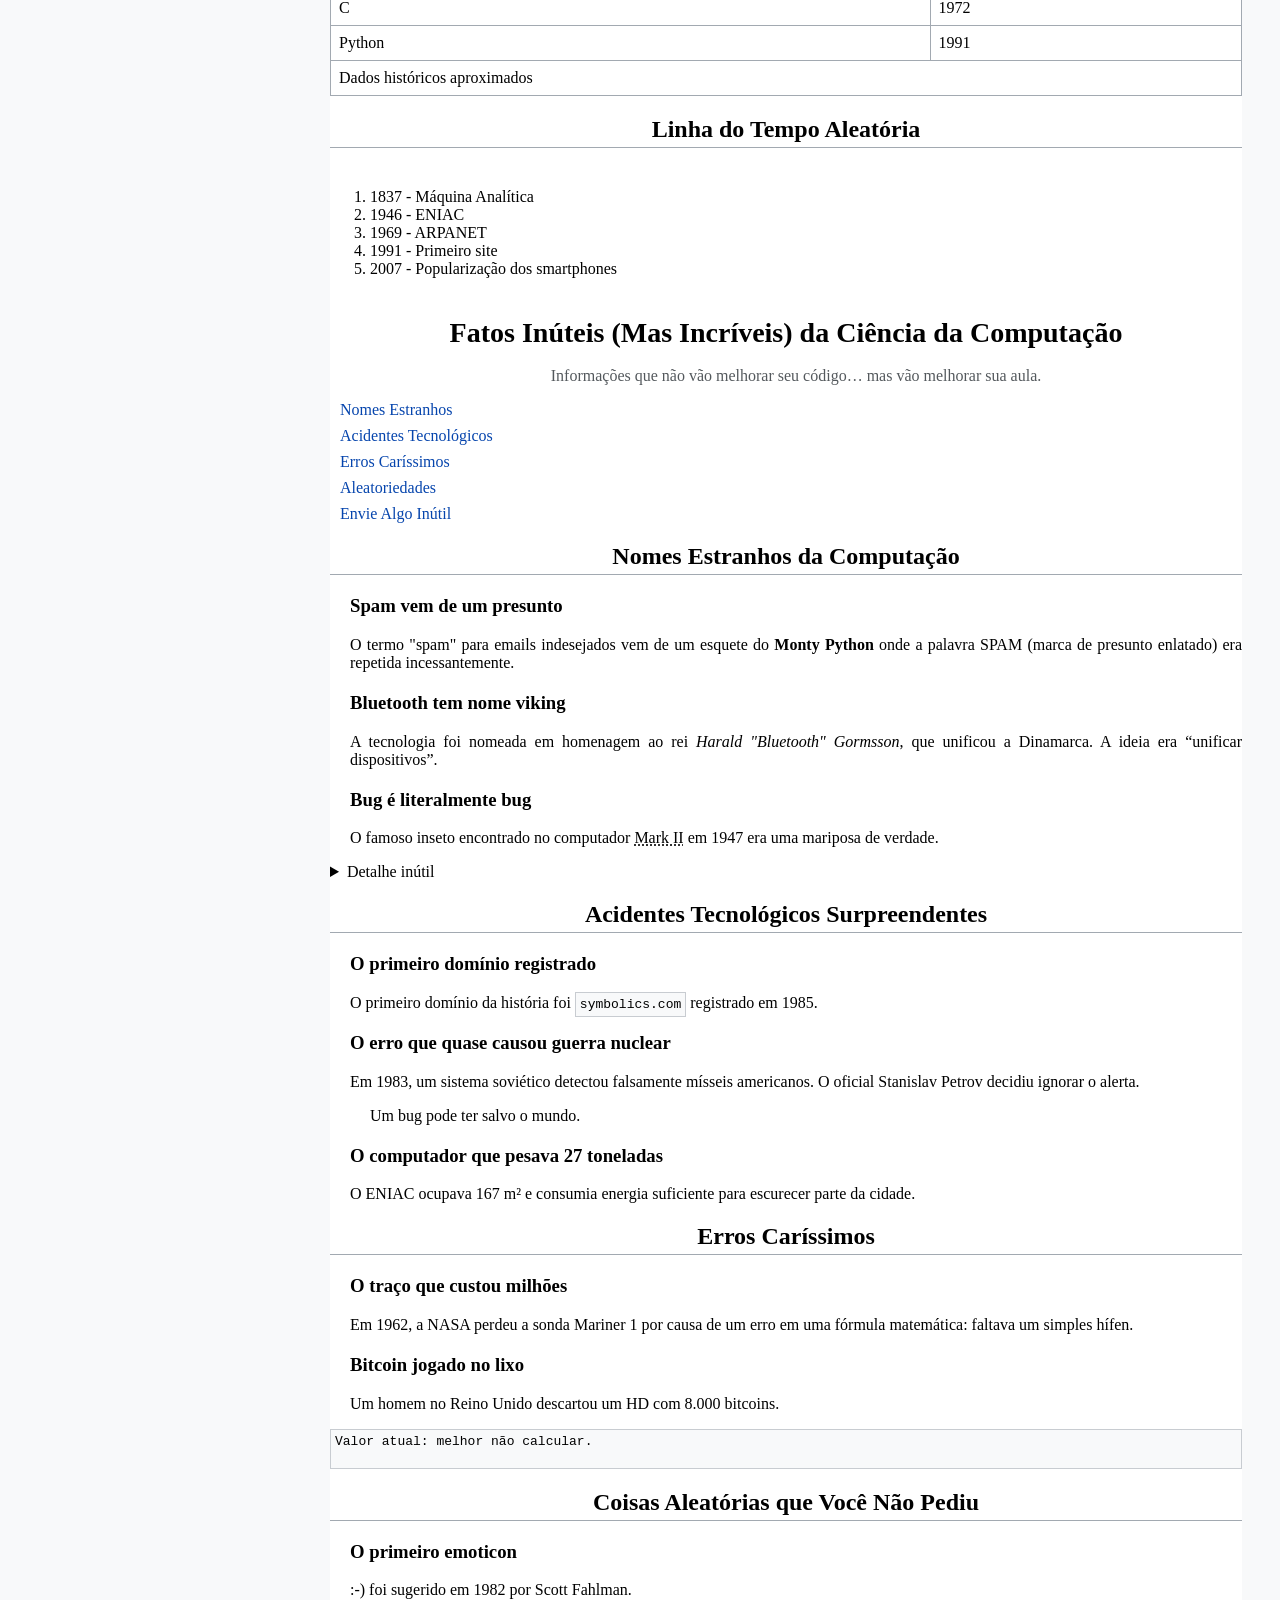
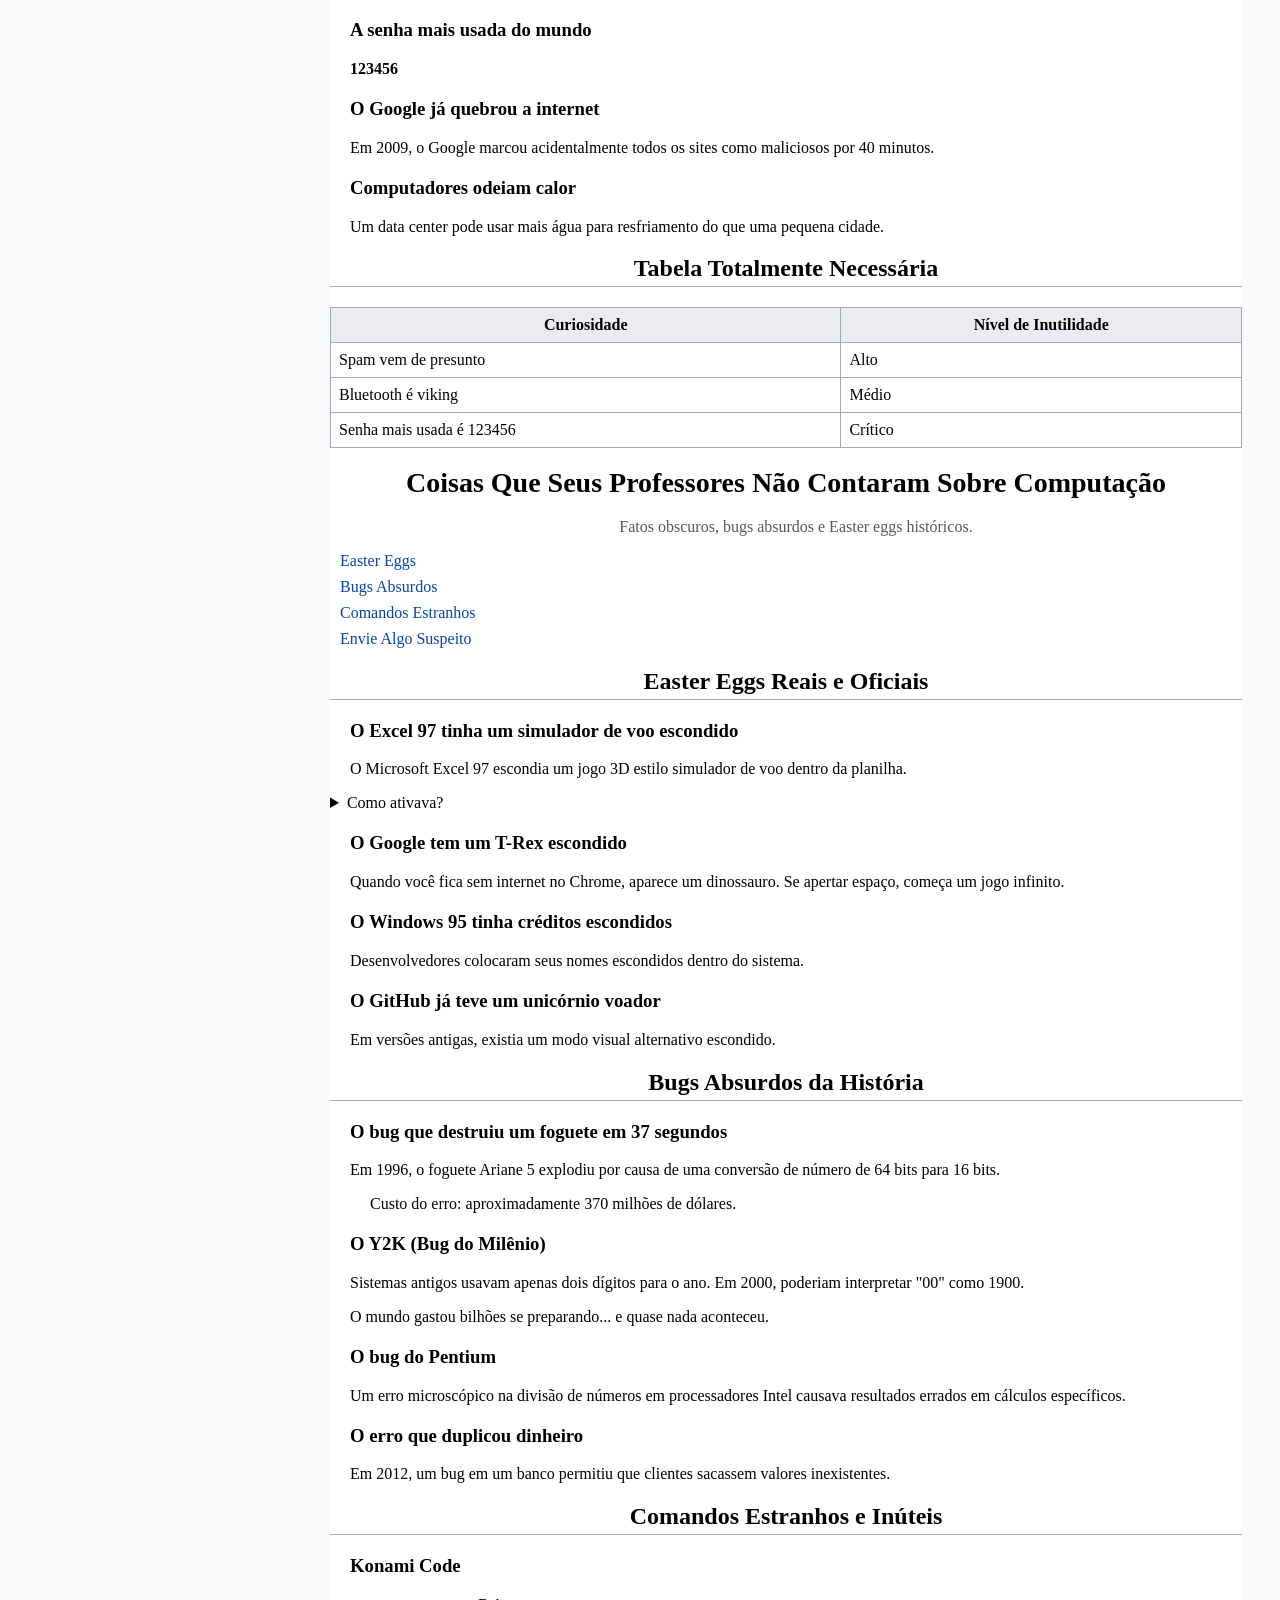
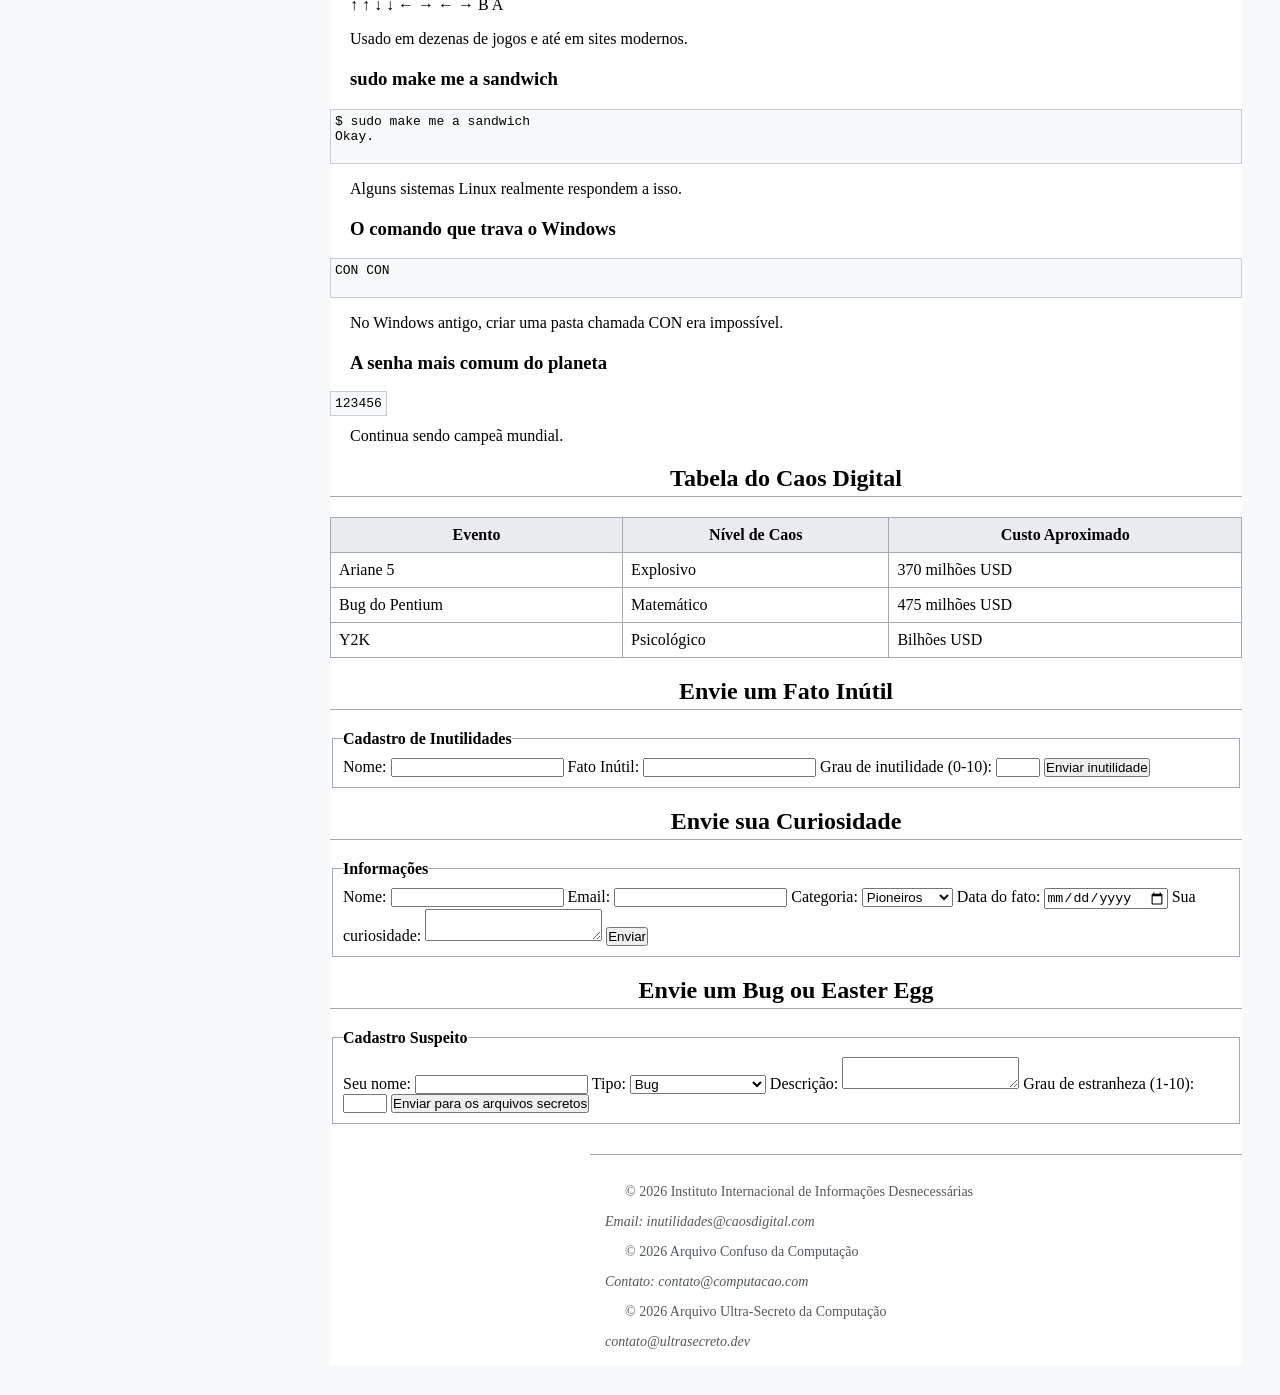
<file: atividadeCSS.html>
<!DOCTYPE html>
<html lang="pt-br">
<head>
    <meta charset="UTF-8">
    <meta name="description" content="Curiosidades e fatos históricos da Ciência da Computação">
    <meta name="author" content="Portal Computação">
    <meta name="viewport" content="width=device-width, initial-scale=1.0">
    <title>Arquivo Confuso da Computação</title>
    <style>
	*{
    		padding: 0;
    		box-sizing: border-box;
	}
	#topo{
    		border-bottom:1px solid #a2a9b1;
    		margin-bottom:20px;
	}
	
	body{
    		font-family: Georgia, "Times New Roman", serif;
    		background:#f8f9fa;
    		color:#202122;
    		margin-left:300px;
		max-width: 1000PX;
		
	}
	header h1{
    		font-size:28px;
		text-align: center;
	}
	header p{
    		color:#54595d;
		text-align: center;
	}
	#menu-principal{
    		position:fixed;
    		right: 400px;
    		top:0;
    		width:240px;
    		height:100vh;
    		background:white;
		border-left: 1px solid #a2a9b1;
   		padding:20px;
	}
	/* COISAS DENTRO DE COISAS */
	#pagina{
		color: black;
		background-color: white;
		margin: 30px;
		margin-top: -10px;
		box-sizing: border-box;
	}
	#pioneiros, #bugs, #internet, #linguagens, #linha-do-tempo, 	#formulario {
		text-align: left;
	}
	
	nav ul{
    		list-style:none;
    		padding:0;
	}

	nav li{
    		margin:8px 0;
	}

	nav a{
    		text-decoration:none;
    		color:#0645ad;
	}

	nav a:hover{
    		text-decoration:underline;
	}
	h2{
    		border-bottom:1px solid #a2a9b1;
    		padding-bottom:4px;
		background-color: white;
		text-align: center;
	}

	h3{
    		margin-top:20px;
		margin-left:20px;
	}
	table{
   		border-collapse:collapse;
    		width:100%;
	}

	table th, table td{
    		border:1px solid #a2a9b1;
    		padding:8px;
	}

	table th{
    		background:#eaecf0;
	}

	footer{
    		border-top:1px solid #a2a9b1;
		margin-left:260px;
    		margin-top:30px;
    		padding:15px;
    		font-size:14px;
    		color:#54595d;
	}
	legend{
    		font-weight:bold;
	}
	fieldset{
    		border:1px solid #a2a9b1;
    		padding:10px;
	}
	code, pre{
    		background:#f8f9fa;
    		border:1px solid #c8ccd1;
    		padding:4px;
	}
	ul{
		padding:20px;
		margin-left: 10px;
	}
	ol{
		padding:20px;
		margin-left: 20px;
	}
	p{
		text-align: justify;
		margin-left: 20px;
	}
	    </style>
</head>

<body>
<nav id="menu-principal">
	<h4> Indice </h4>
        <ul>
            <li><a href="#pioneiros">Pioneiros</a></li>
            <li><a href="#bugs">Bugs</a></li>
            <li><a href="#internet">Internet</a></li>
            <li><a href="#linguagens">Linguagens</a></li>
            <li><a href="#linha-do-tempo">Linha do Tempo</a></li>
            <li><a href="#formulario">Envie Algo</a></li>
        </ul>
    </nav>
<div id="pagina">

    <header id="topo">
        <h1>Arquivo (Quase) Perdido da Ciência da Computação</h1>
        <p>Uma coletânea caótica de fatos históricos, curiosos e inesperados.</p>
    </header>

    

    <main>

        <section id="pioneiros">
            <h2>Pioneiros Esquecidos</h2>

            <article>
                <h3>Ada Lovelace</h3>
                <p>Considerada a primeira programadora da história.</p>
                <details>
                    <summary>Ver mais</summary>
                    <p>Ela escreveu um algoritmo para a Máquina Analítica no século XIX.</p>
                </details>
            </article>

            <article>
                <h3>Alan Turing</h3>
                <p>Criador do conceito de Máquina de Turing.</p>
                <blockquote>
                    "Podemos ver apenas um pouco do futuro, mas o suficiente para perceber que há muito a fazer."
                </blockquote>
            </article>

            <aside>
                <h4>Curiosidade lateral</h4>
                <p>Durante décadas, o trabalho de Turing foi mantido em segredo.</p>
            </aside>
        </section>

        <section id="bugs">
            <h2>Histórias de Bugs</h2>

            <article>
                <h3>O Primeiro Bug Real</h3>
                <p>Uma mariposa encontrada em um computador em 1947.</p>
                <figure>
                    <figcaption>Registro do bug colado no relatório técnico.</figcaption>
                </figure>
            </article>

            <article>
                <h3>O Vírus Creeper</h3>
                <p>Primeiro vírus da história (1971).</p>
                <p>Mensagem exibida:</p>
                <pre>
I'M THE CREEPER : CATCH ME IF YOU CAN
                </pre>
            </article>
        </section>

        <section id="internet">
            <h2>Curiosidades da Internet</h2>

            <article>
                <h3>Primeiro Website</h3>
                <p>Criado em 1991 por Tim Berners-Lee.</p>
            </article>

            <article>
                <h3>ARPANET</h3>
                <p>A precursora da internet moderna.</p>
                <ul>
                    <li>Primeira mensagem enviada: "LO"</li>
                    <li>O sistema caiu antes de completar "LOGIN"</li>
                </ul>
            </article>

            <article>
                <h3>Emojis e ASCII</h3>
                <p>Antes dos emojis gráficos, usávamos:</p>
                <code>:-)</code>
                <code>;-)</code>
                <code>:-D</code>
            </article>
        </section>

        <section id="linguagens">
            <h2>Linguagens de Programação</h2>

            <article>
                <h3>COBOL</h3>
                <p>Ainda usado em sistemas bancários.</p>
            </article>

            <article>
                <h3>C</h3>
                <p>Base para muitos sistemas operacionais.</p>
            </article>

            <article>
                <h3>HTML</h3>
                <p>Não é linguagem de programação, mas estrutura a web.</p>
            </article>

            <div>
                <table border="1">
                    <caption>Linguagens e Ano de Criação</caption>
                    <thead>
                        <tr>
                            <th>Linguagem</th>
                            <th>Ano</th>
                        </tr>
                    </thead>
                    <tbody>
                        <tr>
                            <td>COBOL</td>
                            <td>1959</td>
                        </tr>
                        <tr>
                            <td>C</td>
                            <td>1972</td>
                        </tr>
                        <tr>
                            <td>Python</td>
                            <td>1991</td>
                        </tr>
                    </tbody>
                    <tfoot>
                        <tr>
                            <td colspan="2">Dados históricos aproximados</td>
                        </tr>
                    </tfoot>
                </table>
            </div>
        </section>

        <section id="linha-do-tempo">
            <h2>Linha do Tempo Aleatória</h2>

            <ol>
                <li>1837 - Máquina Analítica</li>
                <li>1946 - ENIAC</li>
                <li>1969 - ARPANET</li>
                <li>1991 - Primeiro site</li>
                <li>2007 - Popularização dos smartphones</li>
            </ol>
        </section>

<header>
    <h1>Fatos Inúteis (Mas Incríveis) da Ciência da Computação</h1>
    <p>Informações que não vão melhorar seu código… mas vão melhorar sua aula.</p>
</header>

<nav>
    <ul>
        <li><a href="#nomes">Nomes Estranhos</a></li>
        <li><a href="#acidentes">Acidentes Tecnológicos</a></li>
        <li><a href="#dinheiro">Erros Caríssimos</a></li>
        <li><a href="#aleatorio">Aleatoriedades</a></li>
        <li><a href="#form">Envie Algo Inútil</a></li>
    </ul>
</nav>



<section id="nomes">
    <h2>Nomes Estranhos da Computação</h2>

    <article>
        <h3>Spam vem de um presunto</h3>
        <p>
            O termo "spam" para emails indesejados vem de um esquete do 
            <strong>Monty Python</strong> onde a palavra SPAM (marca de presunto enlatado) 
            era repetida incessantemente.
        </p>
    </article>

    <article>
        <h3>Bluetooth tem nome viking</h3>
        <p>
            A tecnologia foi nomeada em homenagem ao rei 
            <em>Harald "Bluetooth" Gormsson</em>, que unificou a Dinamarca.
            A ideia era “unificar dispositivos”.
        </p>
    </article>

    <article>
        <h3>Bug é literalmente bug</h3>
        <p>
            O famoso inseto encontrado no computador 
            <abbr title="Harvard Mark II">Mark II</abbr> em 1947 
            era uma mariposa de verdade.
        </p>
        <details>
            <summary>Detalhe inútil</summary>
            <p>O inseto ainda está preservado em um museu.</p>
        </details>
    </article>

</section>


<section id="acidentes">

    <h2>Acidentes Tecnológicos Surpreendentes</h2>

    <article>
        <h3>O primeiro domínio registrado</h3>
        <p>
            O primeiro domínio da história foi 
            <code>symbolics.com</code> registrado em 1985.
        </p>
    </article>

    <article>
        <h3>O erro que quase causou guerra nuclear</h3>
        <p>
            Em 1983, um sistema soviético detectou falsamente mísseis americanos.
            O oficial Stanislav Petrov decidiu ignorar o alerta.
        </p>
        <blockquote>
            Um bug pode ter salvo o mundo.
        </blockquote>
    </article>

    <article>
        <h3>O computador que pesava 27 toneladas</h3>
        <p>
            O ENIAC ocupava 167 m² e consumia energia suficiente para escurecer parte da cidade.
        </p>
    </article>

</section>


<section id="dinheiro">

    <h2>Erros Caríssimos</h2>

    <article>
        <h3>O traço que custou milhões</h3>
        <p>
            Em 1962, a NASA perdeu a sonda Mariner 1 por causa de um erro em uma fórmula matemática:
            faltava um simples hífen.
        </p>
    </article>

    <article>
        <h3>Bitcoin jogado no lixo</h3>
        <p>
            Um homem no Reino Unido descartou um HD com 8.000 bitcoins.
        </p>
        <pre>
Valor atual: melhor não calcular.
        </pre>
    </article>

</section>


<section id="aleatorio">

    <h2>Coisas Aleatórias que Você Não Pediu</h2>

    <article>
        <h3>O primeiro emoticon</h3>
        <p>
            :-) foi sugerido em 1982 por Scott Fahlman.
        </p>
    </article>

    <article>
        <h3>A senha mais usada do mundo</h3>
        <p><strong>123456</strong></p>
    </article>

    <article>
        <h3>O Google já quebrou a internet</h3>
        <p>
            Em 2009, o Google marcou acidentalmente todos os sites como maliciosos por 40 minutos.
        </p>
    </article>

    <article>
        <h3>Computadores odeiam calor</h3>
        <p>
            Um data center pode usar mais água para resfriamento do que uma pequena cidade.
        </p>
    </article>

</section>


<section>

    <h2>Tabela Totalmente Necessária</h2>

    <table border="1">
        <tr>
            <th>Curiosidade</th>
            <th>Nível de Inutilidade</th>
        </tr>
        <tr>
            <td>Spam vem de presunto</td>
            <td>Alto</td>
        </tr>
        <tr>
            <td>Bluetooth é viking</td>
            <td>Médio</td>
        </tr>
        <tr>
            <td>Senha mais usada é 123456</td>
            <td>Crítico</td>
        </tr>
    </table>

</section>

<header>
    <h1>Coisas Que Seus Professores Não Contaram Sobre Computação</h1>
    <p>Fatos obscuros, bugs absurdos e Easter eggs históricos.</p>
</header>

<nav>
    <ul>
        <li><a href="#easter-eggs">Easter Eggs</a></li>
        <li><a href="#bugs-absurdos">Bugs Absurdos</a></li>
        <li><a href="#comandos-secretos">Comandos Estranhos</a></li>
        <li><a href="#formulario-secreto">Envie Algo Suspeito</a></li>
    </ul>
</nav>


<section id="easter-eggs">

    <h2>Easter Eggs Reais e Oficiais</h2>

    <article>
        <h3>O Excel 97 tinha um simulador de voo escondido</h3>
        <p>
            O Microsoft Excel 97 escondia um jogo 3D estilo simulador de voo 
            dentro da planilha.
        </p>
        <details>
            <summary>Como ativava?</summary>
            <p>Era preciso selecionar células específicas e usar combinações absurdas de teclado.</p>
        </details>
    </article>

    <article>
        <h3>O Google tem um T-Rex escondido</h3>
        <p>
            Quando você fica sem internet no Chrome, aparece um dinossauro.
            Se apertar espaço, começa um jogo infinito.
        </p>
    </article>

    <article>
        <h3>O Windows 95 tinha créditos escondidos</h3>
        <p>
            Desenvolvedores colocaram seus nomes escondidos dentro do sistema.
        </p>
    </article>

    <article>
        <h3>O GitHub já teve um unicórnio voador</h3>
        <p>
            Em versões antigas, existia um modo visual alternativo escondido.
        </p>
    </article>

</section>



<section id="bugs-absurdos">

    <h2>Bugs Absurdos da História</h2>

    <article>
        <h3>O bug que destruiu um foguete em 37 segundos</h3>
        <p>
            Em 1996, o foguete Ariane 5 explodiu por causa de uma conversão de número
            de 64 bits para 16 bits.
        </p>
        <blockquote>
            Custo do erro: aproximadamente 370 milhões de dólares.
        </blockquote>
    </article>

    <article>
        <h3>O Y2K (Bug do Milênio)</h3>
        <p>
            Sistemas antigos usavam apenas dois dígitos para o ano.
            Em 2000, poderiam interpretar "00" como 1900.
        </p>
        <p>
            O mundo gastou bilhões se preparando... e quase nada aconteceu.
        </p>
    </article>

    <article>
        <h3>O bug do Pentium</h3>
        <p>
            Um erro microscópico na divisão de números em processadores Intel
            causava resultados errados em cálculos específicos.
        </p>
    </article>

    <article>
        <h3>O erro que duplicou dinheiro</h3>
        <p>
            Em 2012, um bug em um banco permitiu que clientes sacassem valores inexistentes.
        </p>
    </article>

</section>



<section id="comandos-secretos">

    <h2>Comandos Estranhos e Inúteis</h2>

    <article>
        <h3>Konami Code</h3>
        <p>
            ↑ ↑ ↓ ↓ ← → ← → B A
        </p>
        <p>
            Usado em dezenas de jogos e até em sites modernos.
        </p>
    </article>

    <article>
        <h3>sudo make me a sandwich</h3>
        <pre>
$ sudo make me a sandwich
Okay.
        </pre>
        <p>Alguns sistemas Linux realmente respondem a isso.</p>
    </article>

    <article>
        <h3>O comando que trava o Windows</h3>
        <pre>
CON CON
        </pre>
        <p>
            No Windows antigo, criar uma pasta chamada CON era impossível.
        </p>
    </article>

    <article>
        <h3>A senha mais comum do planeta</h3>
        <code>123456</code>
        <p>
            Continua sendo campeã mundial.
        </p>
    </article>

</section>



<section>

    <h2>Tabela do Caos Digital</h2>

    <table border="1">
        <tr>
            <th>Evento</th>
            <th>Nível de Caos</th>
            <th>Custo Aproximado</th>
        </tr>
        <tr>
            <td>Ariane 5</td>
            <td>Explosivo</td>
            <td>370 milhões USD</td>
        </tr>
        <tr>
            <td>Bug do Pentium</td>
            <td>Matemático</td>
            <td>475 milhões USD</td>
        </tr>
        <tr>
            <td>Y2K</td>
            <td>Psicológico</td>
            <td>Bilhões USD</td>
        </tr>
    </table>

</section>


<section id="form">

    <h2>Envie um Fato Inútil</h2>

    <form>
        <fieldset>
            <legend>Cadastro de Inutilidades</legend>

            <label>Nome:</label>
            <input type="text" name="nome">

            <label>Fato Inútil:</label>
            <input type="text" name="fato">

            <label>Grau de inutilidade (0-10):</label>
            <input type="number" name="grau" min="0" max="10">

            <input type="submit" value="Enviar inutilidade">
        </fieldset>
    </form>
    
</section>
 <section id="formulario">
            <h2>Envie sua Curiosidade</h2>

            <form>
                <fieldset>
                    <legend>Informações</legend>

                    <label>Nome:</label>
                    <input type="text" name="nome">

                    <label>Email:</label>
                    <input type="email" name="email">

                    <label>Categoria:</label>
                    <select name="categoria">
                        <option>Pioneiros</option>
                        <option>Bugs</option>
                        <option>Internet</option>
                        <option>Linguagens</option>
                    </select>

                    <label>Data do fato:</label>
                    <input type="date" name="data">

                    <label>Sua curiosidade:</label>
                    <textarea name="curiosidade"></textarea>

                    <input type="submit" value="Enviar">
                </fieldset>
            </form>
        </section>

    
<section id="formulario-secreto">

    <h2>Envie um Bug ou Easter Egg</h2>

    <form>
        <fieldset>
            <legend>Cadastro Suspeito</legend>

            <label>Seu nome:</label>
            <input type="text" name="nome">

            <label>Tipo:</label>
            <select name="tipo">
                <option>Bug</option>
                <option>Easter Egg</option>
                <option>Comando estranho</option>
            </select>

            <label>Descrição:</label>
            <textarea name="descricao"></textarea>

            <label>Grau de estranheza (1-10):</label>
            <input type="number" min="1" max="10">

            <input type="submit" value="Enviar para os arquivos secretos">
        </fieldset>
    </form>

</section>


</main>
</body>
<footer>
    <p>© 2026 Instituto Internacional de Informações Desnecessárias</p>
    <address>Email: inutilidades@caosdigital.com</address>
      <p>&copy; 2026 Arquivo Confuso da Computação</p>
        <address>
            Contato: contato@computacao.com
        </address>
         <p>© 2026 Arquivo Ultra-Secreto da Computação</p>
    <address>contato@ultrasecreto.dev</address>
</footer>

</div>
</div>
</body>
</html>
</file>
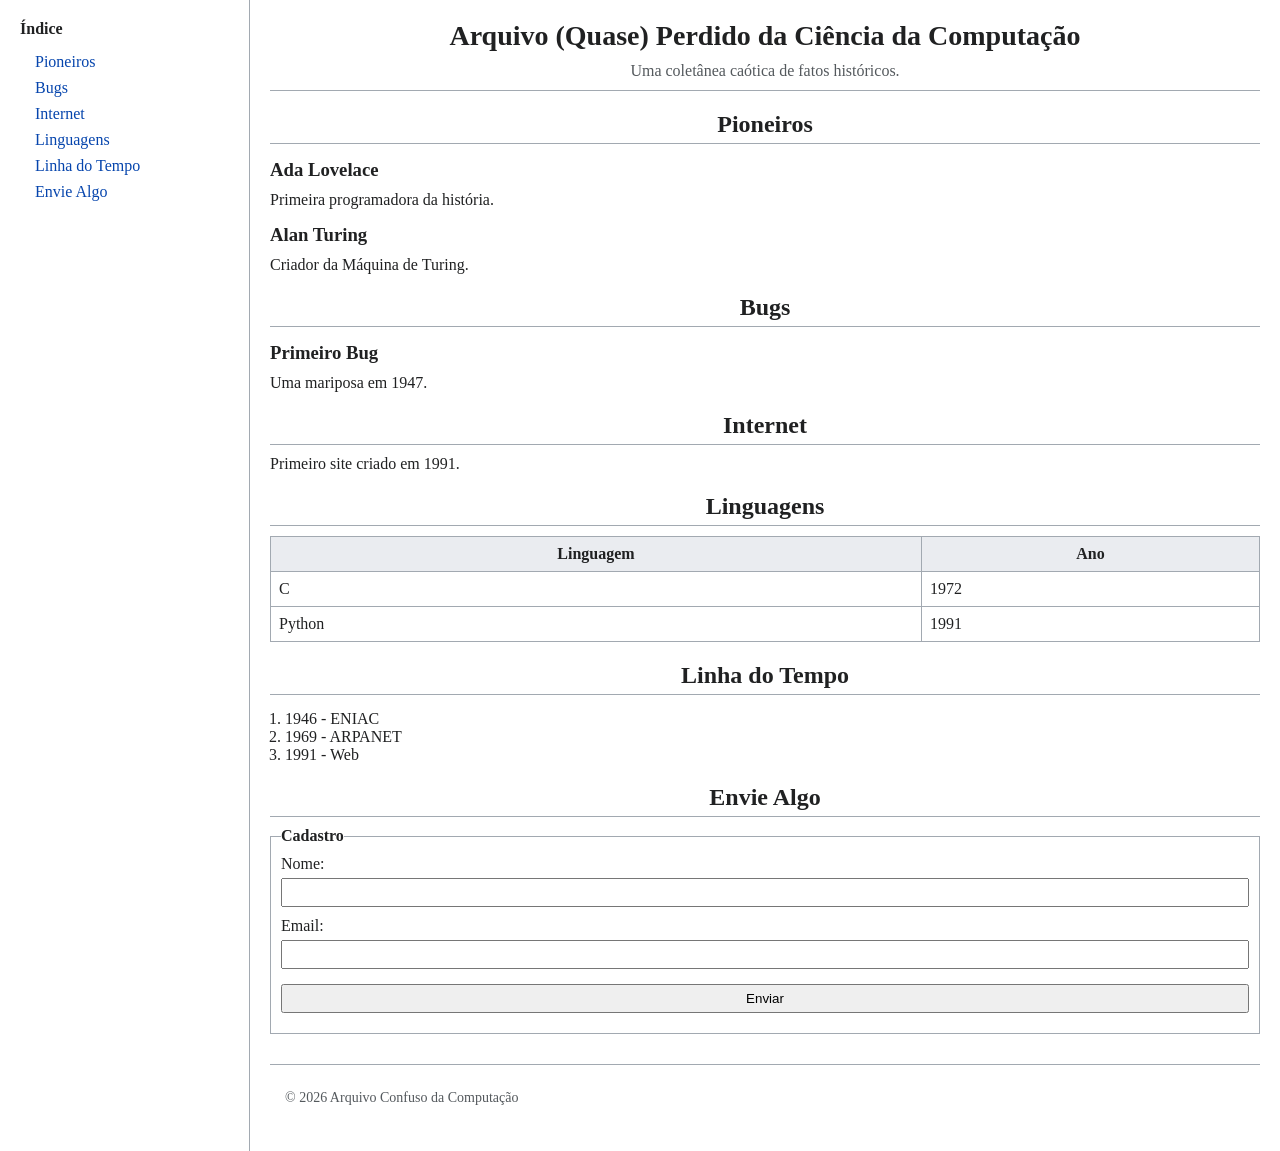
<file: entregando atividades da forma certa/atividadeCSS.html>
<!DOCTYPE html>
<html lang="pt-br">
<head>
<meta charset="UTF-8">
<meta name="viewport" content="width=device-width, initial-scale=1.0">
<title>Arquivo Confuso da Computação</title>

<style>

/* RESET */
*{
    margin:0;
    padding:0;
    box-sizing:border-box;
}

/* FLEX PRINCIPAL */
#container{
    display:flex;
}

/* BODY */
body{
    font-family: Georgia, "Times New Roman", serif;
    background:#f8f9fa;
    color:#202122;
}

/* MENU LATERAL */
#menu-principal{
    width:250px;
    min-height:100vh;
    background:white;
    border-right:1px solid #a2a9b1;
    padding:20px;
    position:sticky;
    top:0;
}

#menu-principal h4{
    margin-bottom:10px;
}

nav ul{
    list-style:none;
}

nav li{
    margin:8px 0;
}

nav a{
    text-decoration:none;
    color:#0645ad;
}

nav a:hover{
    text-decoration:underline;
}

/* CONTEÚDO */
#pagina{
    flex:1;
    background:white;
    padding:20px;
}

/* HEADER */
#topo{
    border-bottom:1px solid #a2a9b1;
    margin-bottom:20px;
}

header h1{
    font-size:28px;
    text-align:center;
}

header p{
    color:#54595d;
    text-align:center;
}

/* TEXTOS */
p{
    text-align:justify;
    margin:10px 0;
}

h2{
    border-bottom:1px solid #a2a9b1;
    padding-bottom:5px;
    margin-top:20px;
    text-align:center;
}

h3{
    margin-top:15px;
}

/* LISTAS */
ul, ol{
    margin:15px;
}

/* TABELAS */
table{
    border-collapse:collapse;
    width:100%;
    margin-top:10px;
}

table th, table td{
    border:1px solid #a2a9b1;
    padding:8px;
}

table th{
    background:#eaecf0;
}

/* FORM */
fieldset{
    border:1px solid #a2a9b1;
    padding:10px;
    margin-top:10px;
}

legend{
    font-weight:bold;
}

input, textarea, select{
    width:100%;
    margin:5px 0 10px;
    padding:5px;
}

/* FOOTER */
footer{
    border-top:1px solid #a2a9b1;
    margin-top:30px;
    padding:15px;
    font-size:14px;
    color:#54595d;
}

/* RESPONSIVO */
@media (max-width:768px){
    #container{
        flex-direction:column;
    }

    #menu-principal{
        width:100%;
        min-height:auto;
        position:relative;
        border-right:none;
        border-bottom:1px solid #a2a9b1;
    }
}

</style>
</head>

<body>

<div id="container">

<!-- MENU -->
<nav id="menu-principal">
    <h4>Índice</h4>
    <ul>
        <li><a href="#pioneiros">Pioneiros</a></li>
        <li><a href="#bugs">Bugs</a></li>
        <li><a href="#internet">Internet</a></li>
        <li><a href="#linguagens">Linguagens</a></li>
        <li><a href="#linha-do-tempo">Linha do Tempo</a></li>
        <li><a href="#formulario">Envie Algo</a></li>
    </ul>
</nav>

<!-- CONTEÚDO -->
<div id="pagina">

<header id="topo">
    <h1>Arquivo (Quase) Perdido da Ciência da Computação</h1>
    <p>Uma coletânea caótica de fatos históricos.</p>
</header>

<main>

<section id="pioneiros">
<h2>Pioneiros</h2>

<article>
<h3>Ada Lovelace</h3>
<p>Primeira programadora da história.</p>
</article>

<article>
<h3>Alan Turing</h3>
<p>Criador da Máquina de Turing.</p>
</article>

</section>

<section id="bugs">
<h2>Bugs</h2>

<article>
<h3>Primeiro Bug</h3>
<p>Uma mariposa em 1947.</p>
</article>

</section>

<section id="internet">
<h2>Internet</h2>

<p>Primeiro site criado em 1991.</p>

</section>

<section id="linguagens">
<h2>Linguagens</h2>

<table>
<tr>
<th>Linguagem</th>
<th>Ano</th>
</tr>
<tr>
<td>C</td>
<td>1972</td>
</tr>
<tr>
<td>Python</td>
<td>1991</td>
</tr>
</table>

</section>

<section id="linha-do-tempo">
<h2>Linha do Tempo</h2>

<ol>
<li>1946 - ENIAC</li>
<li>1969 - ARPANET</li>
<li>1991 - Web</li>
</ol>

</section>

<section id="formulario">
<h2>Envie Algo</h2>

<form>
<fieldset>

<legend>Cadastro</legend>

<label>Nome:</label>
<input type="text">

<label>Email:</label>
<input type="email">

<input type="submit" value="Enviar">

</fieldset>
</form>

</section>

</main>

<footer>
<p>© 2026 Arquivo Confuso da Computação</p>
</footer>

</div>

</div>

</body>
</html>
</file>
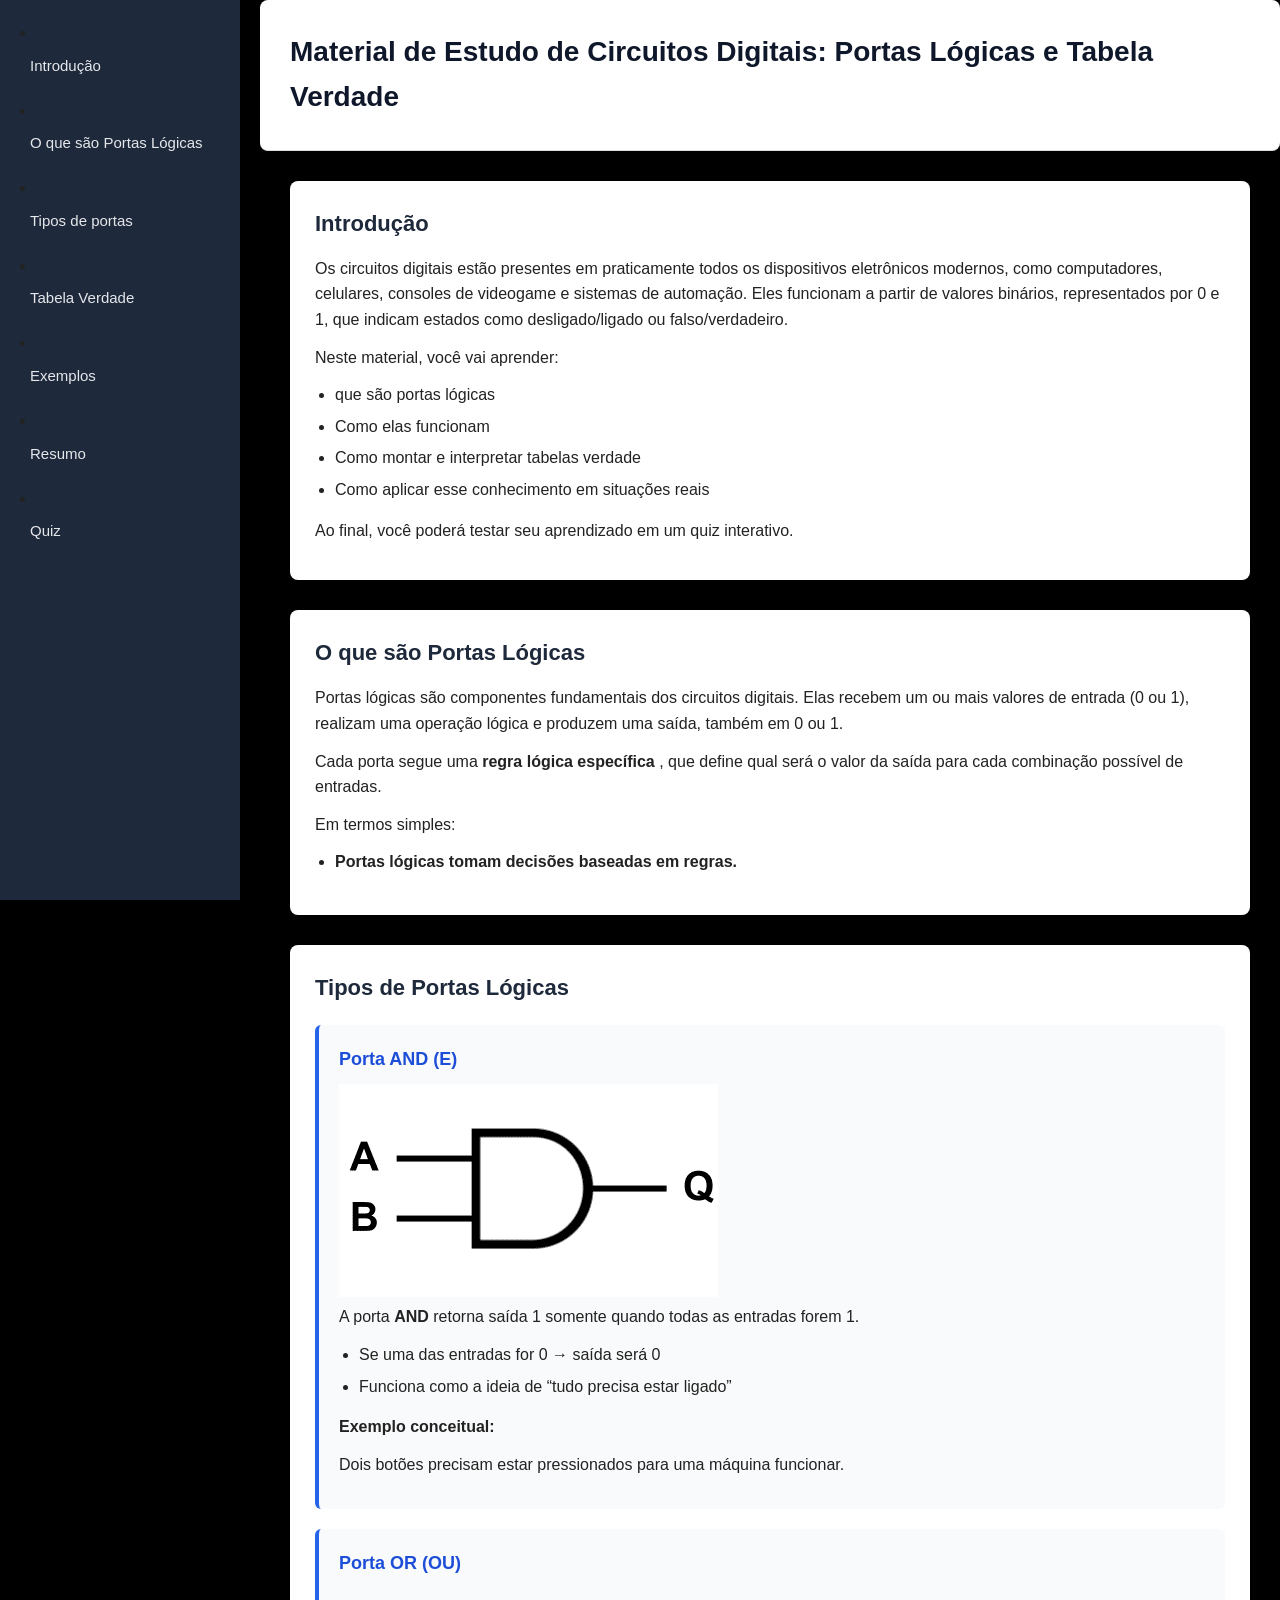
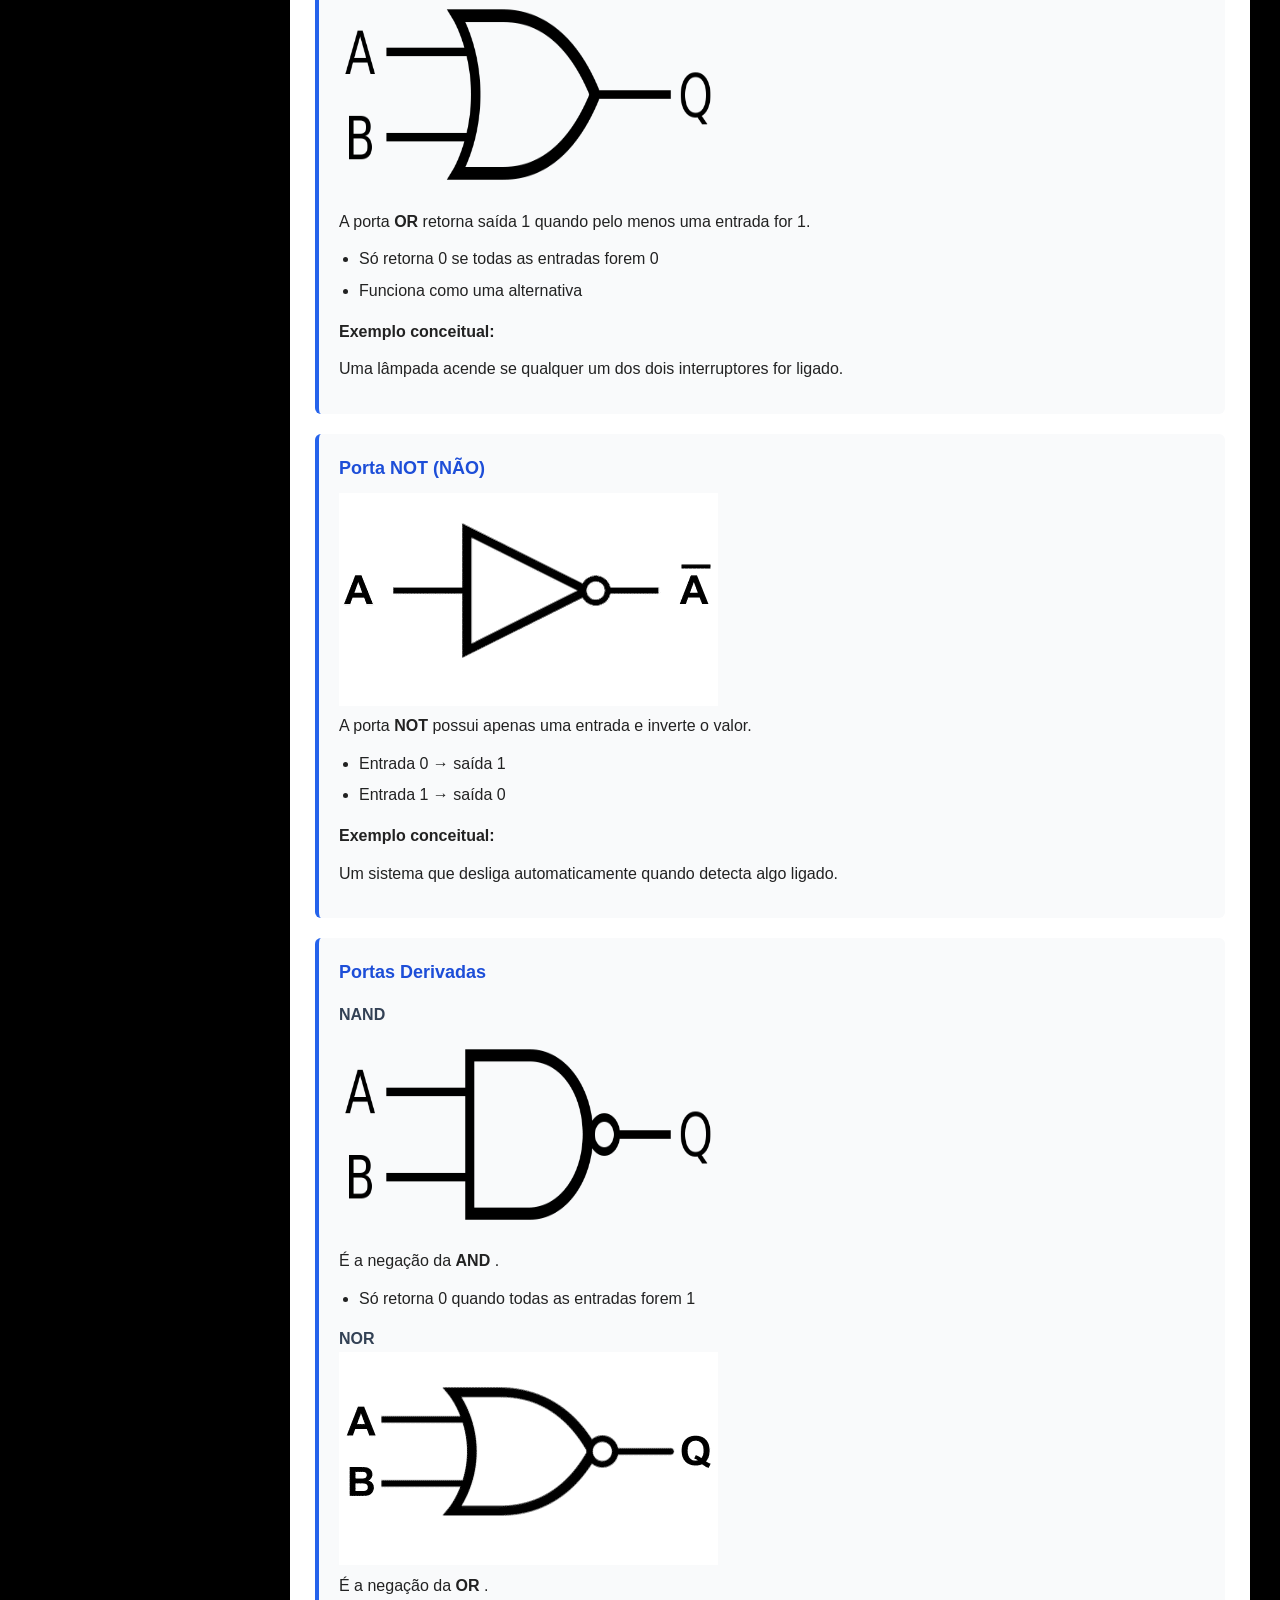
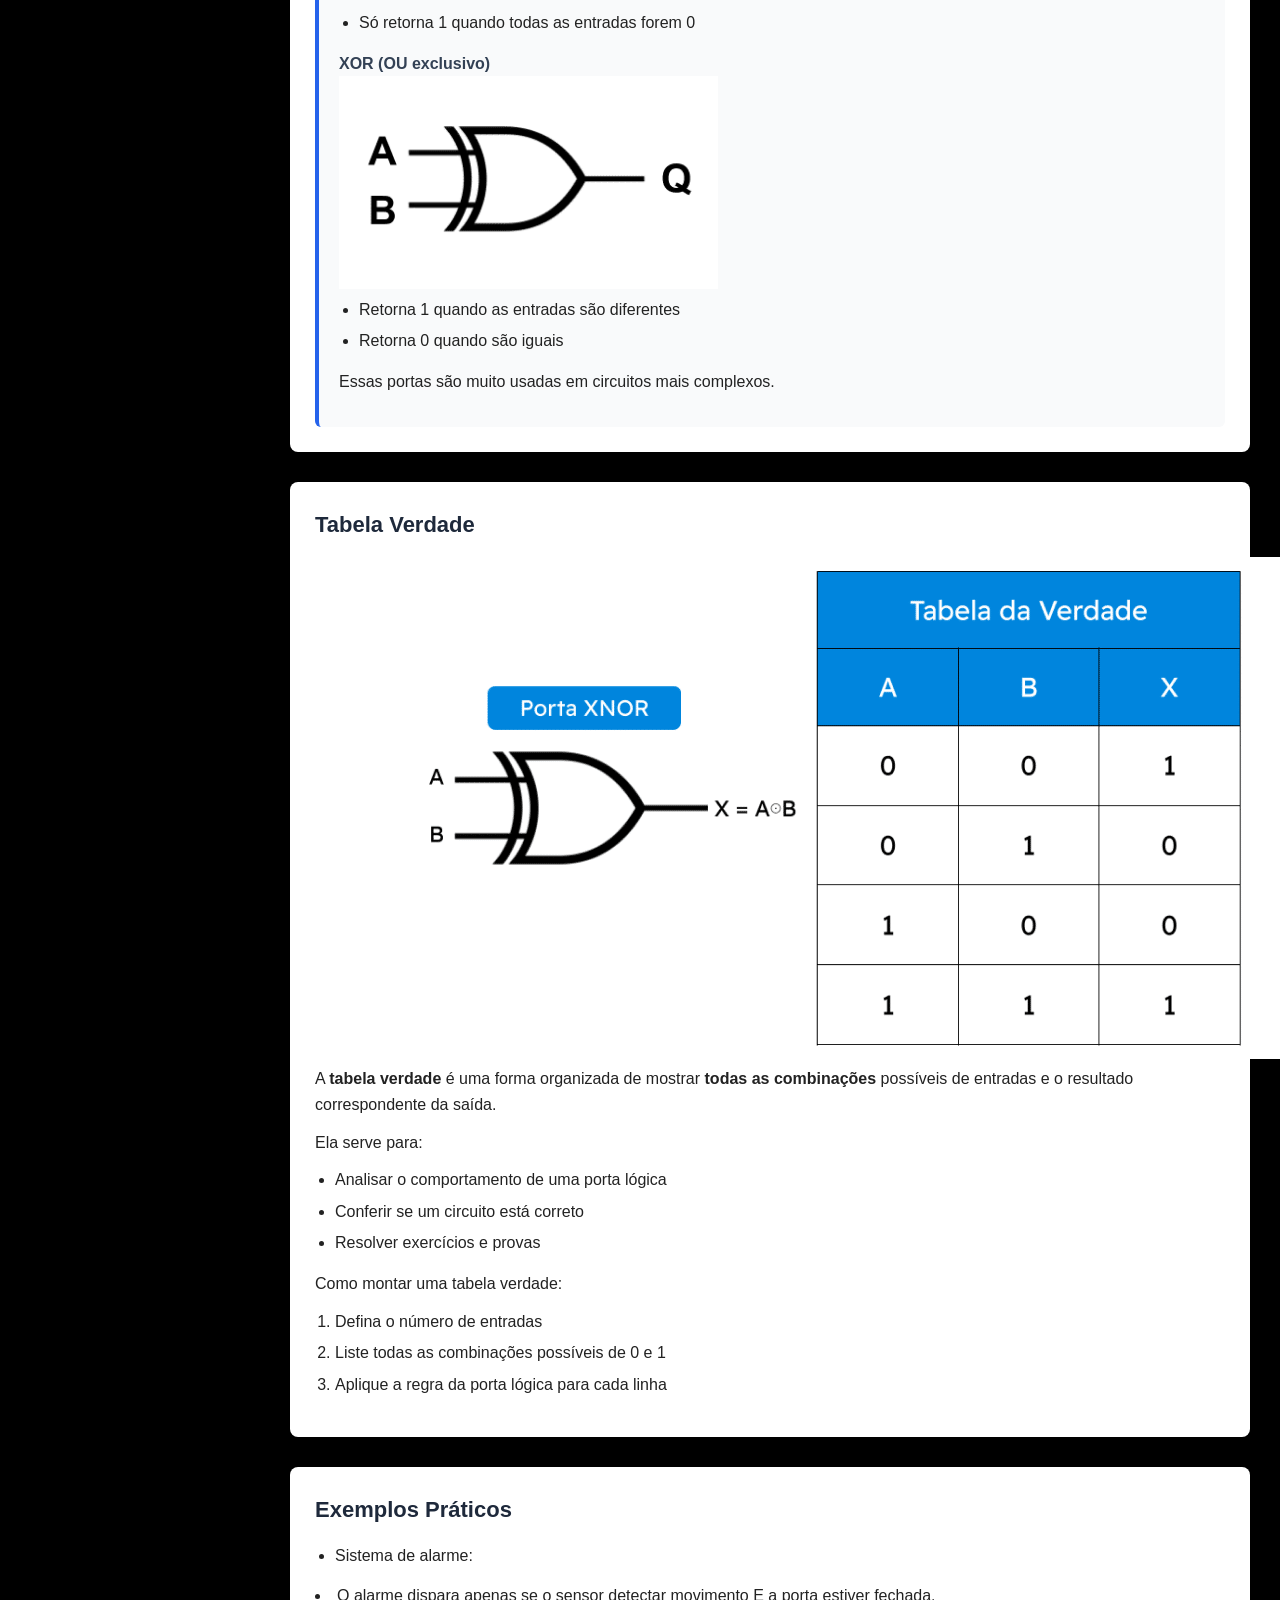
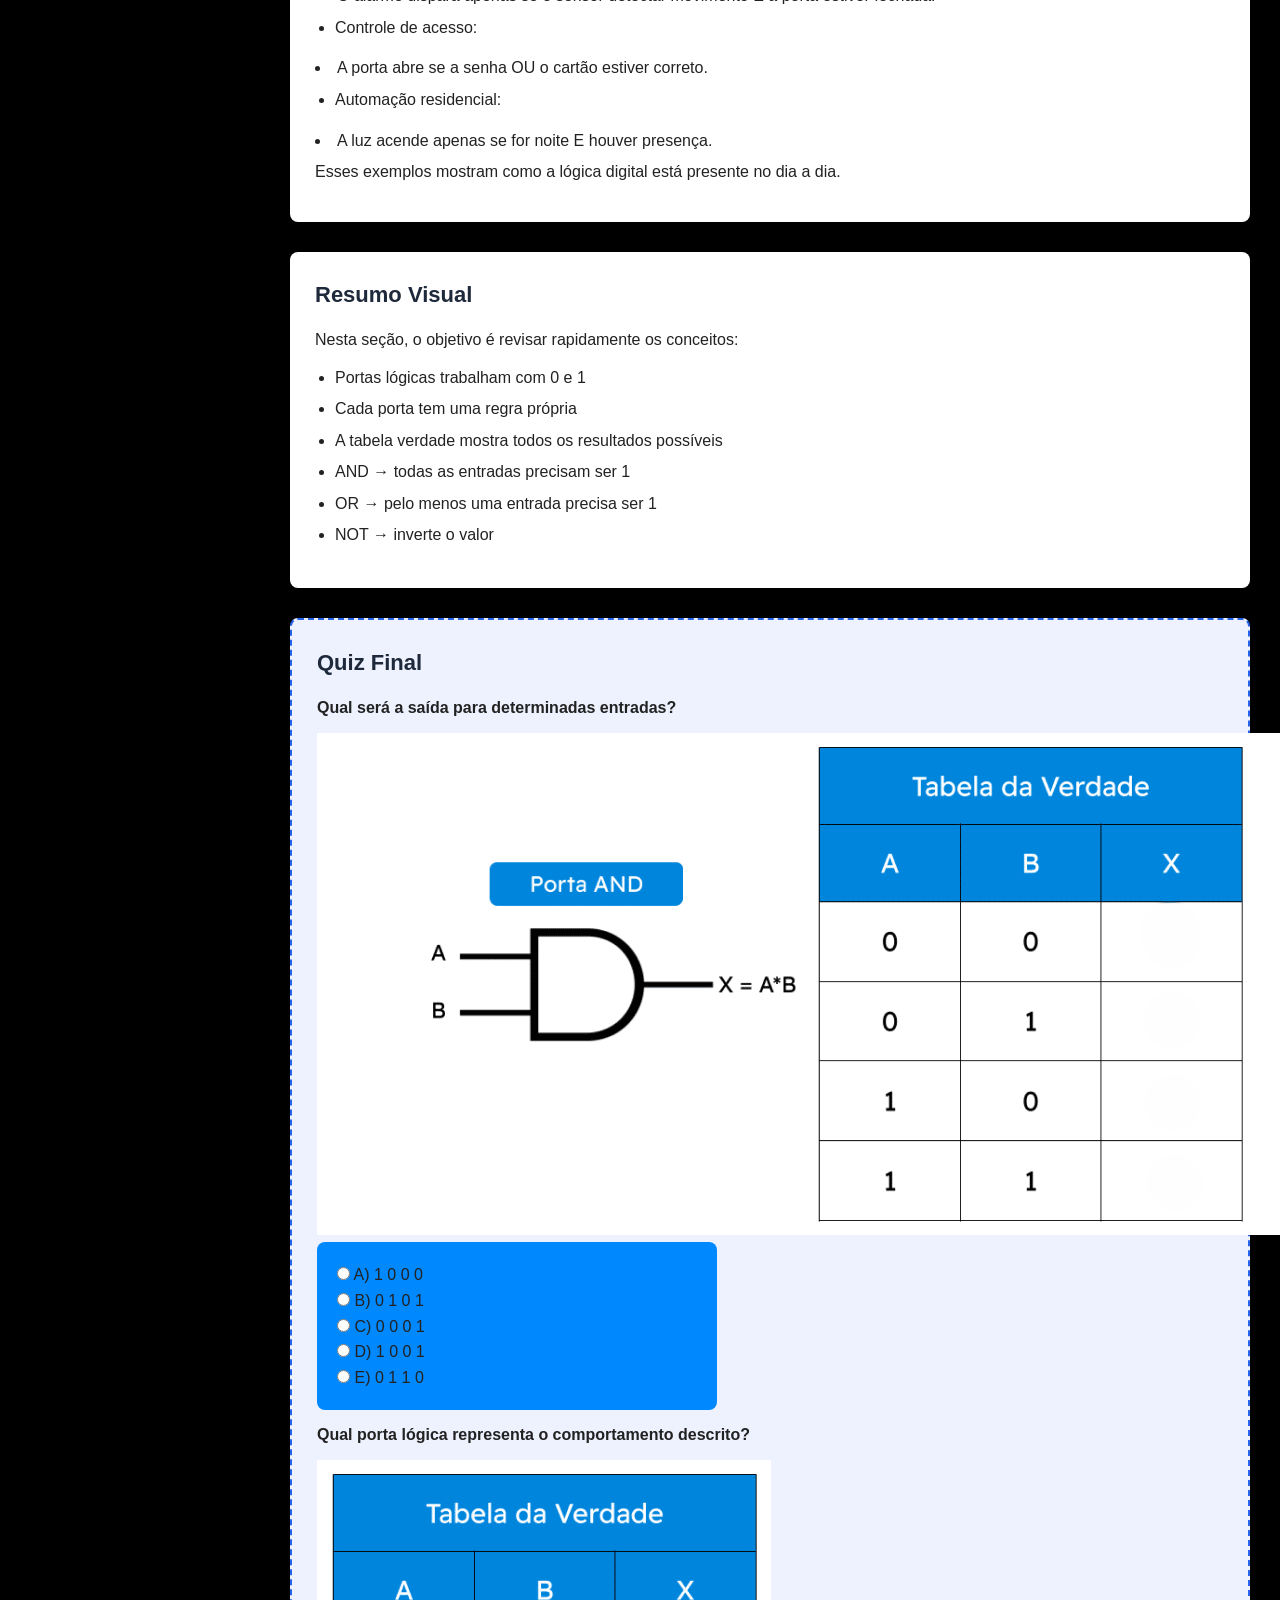
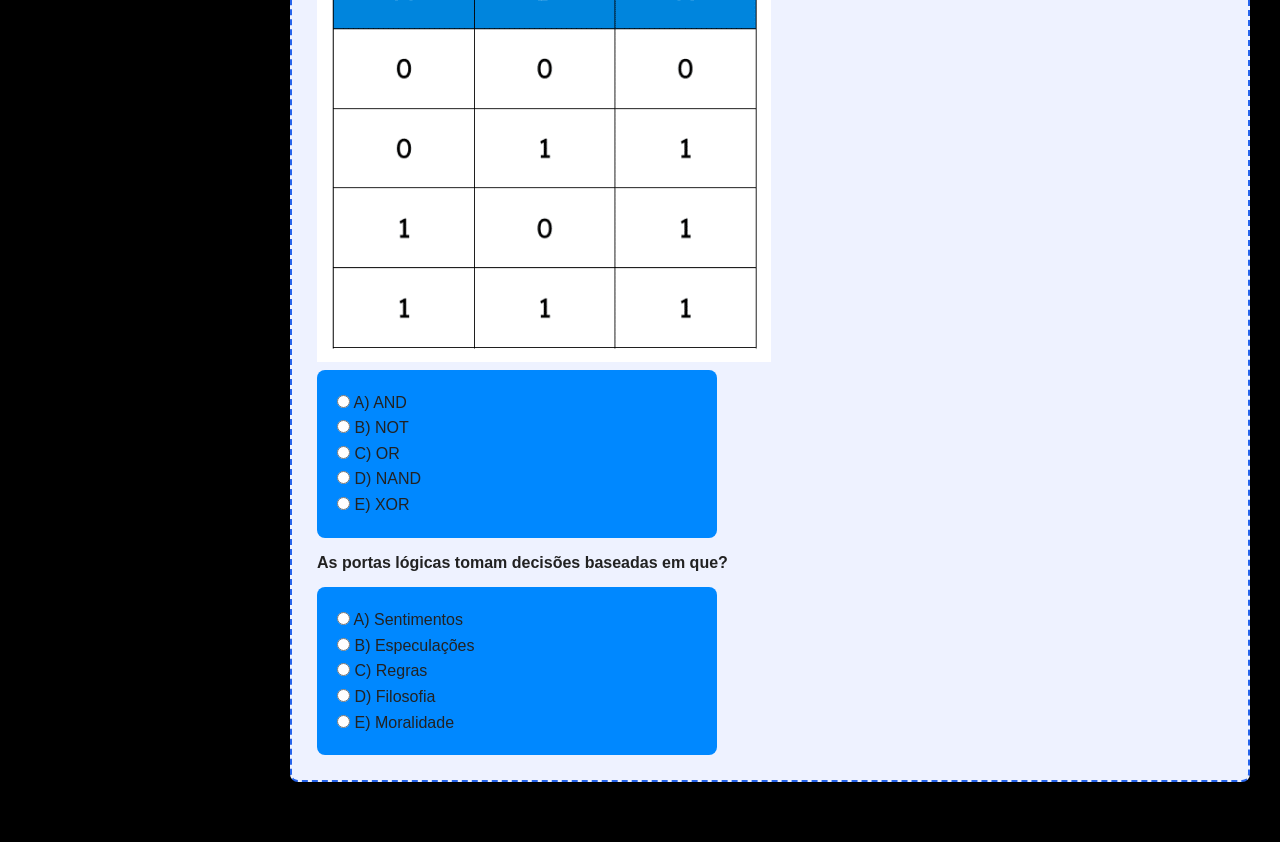
<file: Material/Material.html>
<!DOCTYPE html>
<html lang="pt-BR">
<head>
	 <meta charset="UTF-8">
    <meta name="viewport" content="width=device-width", initial-scale=1.0">
    <meta http-equiv="X-UA-Compatible" content="IE=edge">
	    <title> Material de Estudo de Circuitos Digitais: Portas Lógicas e Tabela Verdade  </title>



<style>
* {
            margin: 0;
            padding: 0;
            box-sizing: border-box;
        }

.quiz {
    background: #0088ff;
    padding: 20px;
    border-radius: 8px;
    width: 400px;
    cursor: pointer;
    transition: 0.2s;
}

.quiz label:hover {
    background: #f0f4ff;
}

.feedback {
    display: none;
    margin-top: 10px;
    font-weight: bold;
}

.correta {
    color: green;
}

.errada {
    color: red;
}

/* Mostra resposta correta */
input[value="c"]:checked ~ .correta {
    display: block;
}

/* Mostra resposta errada dependendo da alternativa */
input[value="a"]:checked ~ .errada.a,
input[value="b"]:checked ~ .errada.b,
input[value="d"]:checked ~ .errada.d,
input[value="e"]:checked ~ .errada.e {
    display: block;
}

        body {
            font-family: Arial, Helvetica, sans-serif;
            background-color: black;
            color: #222;
            line-height: 1.6;
        }

        nav {
            position: fixed;
            top: 0;
            left: 0;
            width: 240px;
            height: 100vh;
            background-color: #1e293b;
            padding: 20px;
        }

        nav ul {
            list-style: none;
        }

        nav li {
            margin-bottom: 12px;
        }

        nav a {
            color: #e5e7eb;
            text-decoration: none;
            font-size: 15px;
            display: block;
            padding: 8px 10px;
            border-radius: 6px;
            transition: background 0.3s;
        }

        nav a:hover {
            background-color: #334155;
        }

        /* ===== HEADER ===== */
        .header {
            margin-left: 260px;
            padding: 30px;
            background-color: #ffffff;
            border-bottom: 1px solid #ddd;
	    border-radius: 8px;
        }

        .header h1 {
            font-size: 28px;
            color: #0f172a;
        }

        /* ===== CONTEÚDO ===== */
        .conteudo {
            margin-left: 260px;
            padding: 30px;
        }

        /* ===== SEÇÕES ===== */
        section {
            background-color: #ffffff;
            padding: 25px;
            margin-bottom: 30px;
            border-radius: 8px;
            box-shadow: 0 2px 6px rgba(0, 0, 0, 0.05);
        }

        section h2 {
            font-size: 22px;
            color: #1e293b;
            margin-bottom: 15px;
        }

        /* ===== ARTIGOS ===== */
        article {
            background-color: #f9fafb;
            padding: 20px;
            margin-top: 20px;
            border-left: 4px solid #2563eb;
            border-radius: 6px;
        }

        article h3 {
            font-size: 18px;
            margin-bottom: 10px;
            color: #1d4ed8;
        }

        article h4 {
            margin-top: 15px;
            color: #334155;
        }

        /* ===== TEXTOS ===== */
        p {
            margin-bottom: 12px;
        }

        /* ===== LISTAS ===== */
        ul, ol {
            margin-left: 20px;
            margin-bottom: 15px;
        }

        li {
            margin-bottom: 6px;
        }

        /* ===== QUIZ ===== */
        #quiz {
            border: 2px dashed #2563eb;
            background-color: #eef2ff;
        }

        /* ===== RESPONSIVIDADE ===== */
        @media (max-width: 900px) {
            nav {
                position: relative;
                width: 100%;
                height: auto;
            }

            .header,
            .conteudo {
                margin-left: 0;
            }
        }
</style>
</head>
<body>
	<nav>
	
			<li> <a href="#introducao" target="_self">Introdução</a> </li> 
        		<li> <a href="#conceitos" target="_self"> O que são Portas Lógicas</a> </li> 
        		<li> <a href="#tipos" target="_self">Tipos de portas</a> </li> 
        		<li> <a href="#tabela" target="_self">Tabela Verdade</a> </li> 
        		<li> <a href="#exemplos" target="_self">Exemplos</a> </li> 
        		<li> <a href="#resumo" target="_self">Resumo</a> </li> 
        		<li> <a href="#quiz" target="_self">Quiz</a> </li> 
    	</nav>
	<div class="header">
        	<h1> Material de Estudo de Circuitos Digitais: Portas Lógicas e Tabela Verdade </h1>
    	</div>
	<div class="conteudo">
		<section id="introducao">
			<h2> Introdução </h2>
			<p> Os circuitos digitais estão presentes em praticamente todos os dispositivos eletrônicos modernos, como computadores, celulares, consoles de videogame e sistemas de automação.
Eles funcionam a partir de valores binários, representados por 0 e 1, que indicam estados como desligado/ligado ou falso/verdadeiro. </p>
			<p> Neste material, você vai aprender: </p>
			<ul> <li> que são portas lógicas </li>
			     <li> Como elas funcionam </li>
			     <li> Como montar e interpretar tabelas verdade </li>
			     <li> Como aplicar esse conhecimento em situações reais </li>
</ul>
			<p> Ao final, você poderá testar seu aprendizado em um quiz interativo. </p>
		</section>
		<section id="conceitos">
			<h2> O que são Portas Lógicas </h2>
			<p> Portas lógicas são componentes fundamentais dos circuitos digitais.
Elas recebem um ou mais valores de entrada (0 ou 1), realizam uma operação lógica e produzem uma saída, também em 0 ou 1. </p>
			<p> Cada porta segue uma <b> regra lógica específica </b>, que define qual será o valor da saída para cada combinação possível de entradas. </p>
			<p> Em termos simples: </p>
			<ul> <li> <b> Portas lógicas tomam decisões baseadas em regras. </b> </li> </ul>
		</section>
		<section id="tipos">
			<h2> Tipos de Portas Lógicas </h2>
			<article> 
				<h3> Porta <b> AND (E) </b> </h3>
				<img src="PortaAND.png" alt= "Porta And">
				<p> A porta <b> AND </b> retorna saída 1 somente quando todas as entradas forem 1.
				<ul> <li> Se uma das entradas for 0 → saída será 0 </li>
				     <li> Funciona como a ideia de “tudo precisa estar ligado” </li>
				</ul>
			<p> <b> Exemplo conceitual: </b> </p>
			<p> Dois botões precisam estar pressionados para uma máquina funcionar.</p>
			</article>
			<article>
				<h3> Porta <b> OR (OU) </b> </h3>
				<img src="PortaOR.png" alt= "Porta Or" width="379" height="213">
				<p> A porta <b> OR </b> retorna saída 1 quando pelo menos uma entrada for 1. </p>
				<ul> <li> Só retorna 0 se todas as entradas forem 0 </li>
				<li> Funciona como uma alternativa </li> </ul>
				<p> <b> Exemplo conceitual: </b> </p>
				<p> Uma lâmpada acende se qualquer um dos dois interruptores for ligado. </p>
			</article>
			<article>
				<h3> Porta <b> NOT (NÃO) </b> </h3>
				<img src="PortaNOT.png" alt= "Porta NOT" width="379" height="213">
				<p> A porta <b> NOT </b> possui apenas uma entrada e inverte o valor. </p>
				<ul> <li> Entrada 0 → saída 1 </li>
				<li> Entrada 1 → saída 0 </li> </ul>
				<p> <b> Exemplo conceitual: </b> </p>
				<p> Um sistema que desliga automaticamente quando detecta algo ligado. </p>
			</article>
			<article>
				<h3> Portas Derivadas </h3>
				<h4> NAND </h4> 
				<img src="PortaNAND.png" alt= "Porta Nand" width="379" height="213">
				<p> É a negação da <b> AND </b>. </p>
				<ul> <li> Só retorna 0 quando todas as entradas forem 1 </li> </ul>
				<h4> NOR </h4>
				<img src="PortaNOR.png" alt= "Porta Nor" width="379" height="213">

				<p> É a negação da <b> OR </b>.
				<ul> <li> Só retorna 1 quando todas as entradas forem 0 </li> </ul>
				<h4> XOR (OU exclusivo) </h4>
				<img src="PortaXOR.png" alt= "Porta Xor" width="379" height="213">

				<ul> <li> Retorna 1 quando as entradas são diferentes </li>
				<li> Retorna 0 quando são iguais </li> </ul>
				<p> Essas portas são muito usadas em circuitos mais complexos. </p>
		</section>
		<section id="tabela">
			<h2> Tabela Verdade </h2>
			<img src="img2.png" alt= "Exemplo">
			<p> A <b> tabela verdade </b> é uma forma organizada de mostrar <b> todas as combinações </b> possíveis de entradas e o resultado correspondente da saída. </p>
			<p> Ela serve para: </p>
			<ul> <li> Analisar o comportamento de uma porta lógica </li>
			<li> Conferir se um circuito está correto </li>
			<li> Resolver exercícios e provas </li> </ul>
			<p> Como montar uma tabela verdade: </p> 
			<ol> <li> Defina o número de entradas </li>
			<li> Liste todas as combinações possíveis de 0 e 1 </li> 
			<li> Aplique a regra da porta lógica para cada linha </li> </ol>
		</section>
		<section id="exemplos">
			<h2> Exemplos Práticos </h2>
			<p> </p>
			<ul> <li> Sistema de alarme: </li> </ul>
			<li> O alarme dispara apenas se o sensor detectar movimento E a porta estiver fechada. </li>
			<ul> <li> Controle de acesso: </li> </ul>
			<li> A porta abre se a senha OU o cartão estiver correto. </li>
			<ul> <li> Automação residencial: </li> </ul>
			<li> A luz acende apenas se for noite E houver presença. </li>
			<p> Esses exemplos mostram como a lógica digital está presente no dia a dia. </p>
		</section>
		<section id="resumo"> 
			<h2> Resumo Visual </h2>
			<p> Nesta seção, o objetivo é revisar rapidamente os conceitos: </p>
			<ul> <li> Portas lógicas trabalham com 0 e 1 </li>
			<li> Cada porta tem uma regra própria </li>
			<li> A tabela verdade mostra todos os resultados possíveis </li>
			<li> AND → todas as entradas precisam ser 1 </li>
			<li> OR → pelo menos uma entrada precisa ser 1 </li>
			<li> NOT → inverte o valor </li> </ul>
		</section>
		<section id="quiz">
			<h2> Quiz Final </h2>
			

			<p><strong>Qual será a saída para determinadas entradas?</strong></p>
			<img src="imgEX.png" alt= "Exercício">
			
  
	<div class="quiz">
  <input type="radio" name="q1" value="a" id="q1a">
  <label for="q1a">A) 1 0 0 0 </label><br>

  <input type="radio" name="q1" value="b" id="q1b">
  <label for="q1b">B) 0 1 0 1</label><br>

  <input type="radio" name="q1" value="c" id="q1c">
  <label for="q1c">C) 0 0 0 1</label><br>

  <input type="radio" name="q1" value="d" id="q1d">
  <label for="q1d">D) 1 0 0 1</label><br>

  <input type="radio" name="q1" value="e" id="q1e">
  <label for="q1e">E) 0 1 1 0</label>

  <!-- Feedback -->
  <div class="feedback correta">
    ✔ Resposta correta!
  </div>

  <div class="feedback errada a">✖ Incorreta.</div>
  <div class="feedback errada b">✖ Incorreta.</div>
  <div class="feedback errada d">✖ Incorreta.</div>
  <div class="feedback errada e">✖ Incorreta.</div>
	</div>
			<p> </p>
			<p><strong> Qual porta lógica representa o comportamento descrito?</strong></p>
			<img src="imgEX2.png" alt= "Exercício 2">
	<div class="quiz">
  <input type="radio" name="q2" value="a" id="q2a">
  <label for="q2a">A) AND </label><br>

  <input type="radio" name="q2" value="b" id="q2b">
  <label for="q2b">B) NOT </label><br>

  <input type="radio" name="q2" value="c" id="q2c">
  <label for="q2c">C) OR </label><br>

  <input type="radio" name="q2" value="d" id="q2d">
  <label for="q2d">D) NAND </label><br>

  <input type="radio" name="q2" value="e" id="q2e">
  <label for="q2e">E) XOR </label>

  <!-- Feedback -->
  <div class="feedback correta">
    ✔ Resposta correta!
  </div>

  <div class="feedback errada a">✖ Incorreta.</div>
  <div class="feedback errada b">✖ Incorreta.</div>
  <div class="feedback errada d">✖ Incorreta.</div>
  <div class="feedback errada e">✖ Incorreta.</div>
	</div>
	<p> </p>
	<p> </p>
			<p><strong> As portas lógicas tomam decisões baseadas em que?</strong></p>
	<div class="quiz">
  <input type="radio" name="q2" value="a" id="q2a">
  <label for="q3a">A) Sentimentos </label><br>

  <input type="radio" name="q2" value="b" id="q2b">
  <label for="q3b">B) Especulações </label><br>

  <input type="radio" name="q2" value="c" id="q2c">
  <label for="q3c">C) Regras </label><br>

  <input type="radio" name="q2" value="d" id="q2d">
  <label for="q3d">D) Filosofia </label><br>

  <input type="radio" name="q2" value="e" id="q2e">
  <label for="q3e">E) Moralidade </label>

  <!-- Feedback -->
  <div class="feedback correta">
    ✔ Resposta correta!
  </div>

		</section>
		
	</div>
</body>
</file>
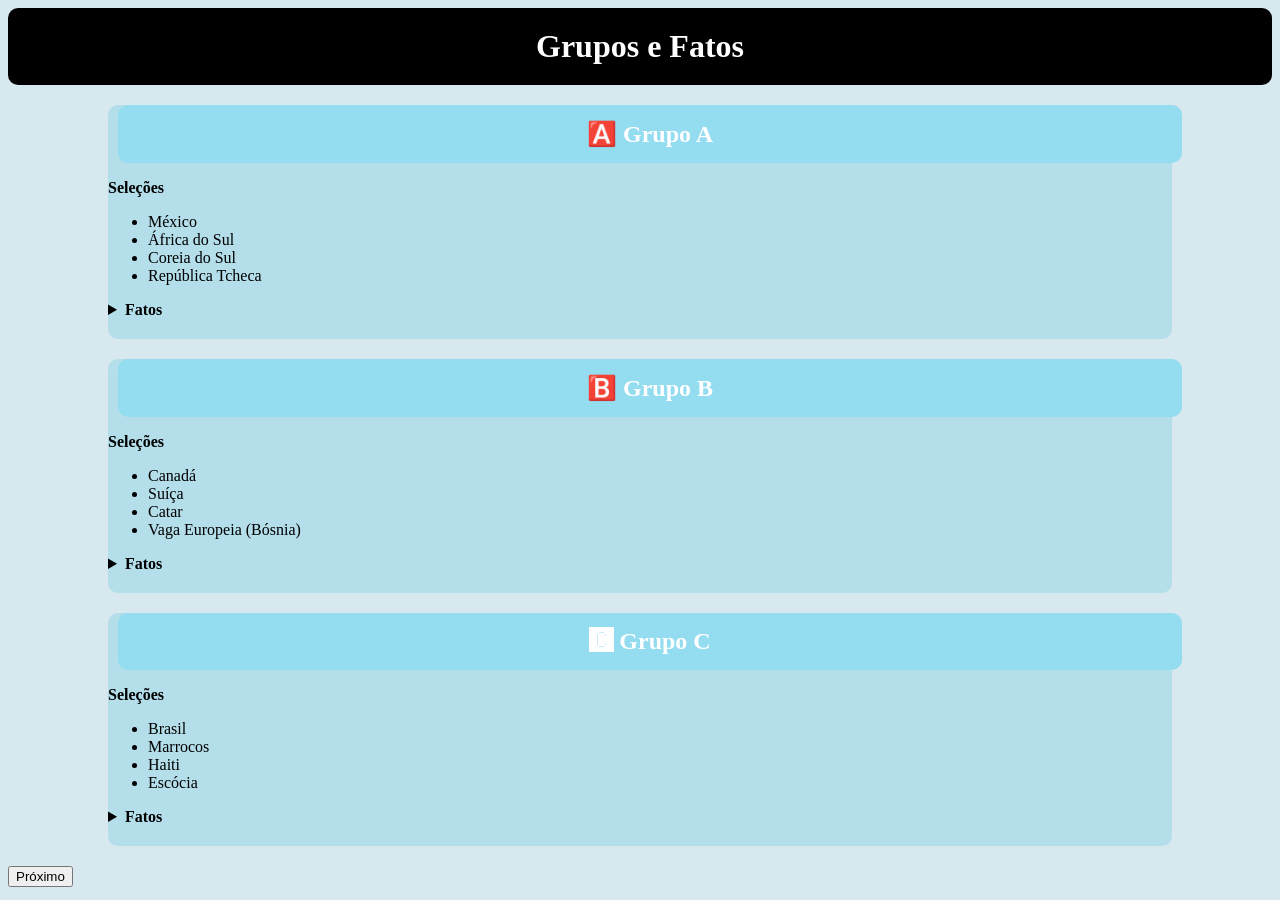
<file: entregando atividades da forma certa/RefaccaoParte1/questoes123.html>
<!DOCTYPE html>
<html lang="pt-br">
<head>
<meta charset="UTF-8">
    <meta name="viewport" content="width=device-width, initial-scale=1.0">
    <title>Refacção de FrontEnd</title>
    <style>
	body{
		background-color: #d7e9ee;
	}
	h1{
		text-align: center;
		background-color: black;
		color: white;
		padding: 20px;
		border-radius: 10px;
		margin: 0;
	}
	h2{
		text-align: center;
		color: white;
		background-color: #94dcf0;
		margin: 10px;
		width: 100%;
		border-radius: 10px;
		padding: 15px 0px 15px 0px;
		

	}
	.grupo{
		background-color: #b3deea;
		justify-items: center;
		border-radius: 10px;
		margin: 20px 100px 20px 100px;
		padding: 0px 0px 20px 0px;
		
	}

    </style>
</head>
<body>
	<h1> Grupos e Fatos </h1>
	<div class="grupo">
		<h2> 🅰️ Grupo A </h2>
		<div class="texto">
		<p><b>Seleções</b></p>
		<ul>
			<li> México </li>
			<li> África do Sul </li>
			<li> Coreia do Sul </li>
			<li> República Tcheca </li>
		</ul>
		<details>
			<summary><b> Fatos </b></summary>
		<p> O jogo de abertura será México x África do Sul. Confrontos entre Coreia do Sul e seleções europeias já ocorreram em várias Copas, com histórico equilibrado. </p>
		</details>
		</div>
	</div>
	<div class="grupo">
		<h2> 🅱️ Grupo B </h2>
		<p><b>Seleções</b></p>
		<ul>
			<li> Canadá </li>
			<li> Suíça </li>
			<li> Catar </li>
			<li> Vaga Europeia (Bósnia) </li>
		</ul>
		<details>
			<summary><b> Fatos </b></summary>
		<p> O Canadá joga em casa, fator importante de desempenho. Catar e Suíça já se enfrentaram recentemente em amistosos internacionais. </p>
		</details>
	</div>
	<div class="grupo">
		<h2> 🅲 Grupo C </h2>
		<p><b>Seleções</b></p>
		<ul>
			<li> Brasil </li>
			<li> Marrocos </li>
			<li> Haiti </li>
			<li> Escócia </li>
		</ul>
		<details>
			<summary><b> Fatos </b></summary>
		<p> Brasil, Marrocos e Escócia já dividiram grupo em 1998. Brasil nunca perdeu para a Escócia em Copas. </p>
		</details>
	</div>
	<button onclick="proximo()">Próximo</button>
	<script src="script.js"></script>
</body>

</html>
</file>
<file: entregando atividades da forma certa/exercicio1-js/style.css>
@import url('https://fonts.googleapis.com/css2?family=Space+Mono:ital,wght@0,400;0,700;1,400&family=Syne:wght@400;600;700;800&display=swap');

/* ============================================
   VARIÁVEIS GLOBAIS
   ============================================ */
:root {
  --bg:       #0d0d0f;
  --surface:  #16161a;
  --surface2: #1e1e24;
  --border:   #2a2a35;
  --accent1:  #00e5a0;
  --accent2:  #ff6b35;
  --accent3:  #6c63ff;
  --accent4:  #ffd60a;
  --text:     #e8e8f0;
  --muted:    #6b6b80;
  --green:    #00e5a0;
  --red:      #ff4757;
  --blue:     #4dabff;
  --radius:   12px;
  --mono:     'Space Mono', monospace;
  --sans:     'Syne', sans-serif;
}

/* ============================================
   RESET & BASE
   ============================================ */
* {
  box-sizing: border-box;
  margin: 0;
  padding: 0;
}

body {
  background: var(--bg);
  color: var(--text);
  font-family: var(--sans);
  min-height: 100vh;
  padding: 40px 20px 80px;
  background-image:
    radial-gradient(ellipse 80% 60% at 10% 0%,   rgba(0,229,160,0.06)  0%, transparent 60%),
    radial-gradient(ellipse 60% 40% at 90% 100%, rgba(108,99,255,0.07) 0%, transparent 60%);
}

/* ============================================
   HEADER
   ============================================ */
header {
  text-align: center;
  margin-bottom: 64px;
}

.tag {
  display: inline-block;
  font-family: var(--mono);
  font-size: 11px;
  letter-spacing: 0.15em;
  text-transform: uppercase;
  color: var(--accent1);
  border: 1px solid rgba(0,229,160,0.3);
  padding: 4px 14px;
  border-radius: 999px;
  margin-bottom: 16px;
}

h1 {
  font-size: clamp(2.2rem, 5vw, 3.8rem);
  font-weight: 800;
  letter-spacing: -0.03em;
  line-height: 1.1;
  background: linear-gradient(135deg, #ffffff 0%, var(--accent1) 100%);
  -webkit-background-clip: text;
  -webkit-text-fill-color: transparent;
  background-clip: text;
}

.subtitle {
  color: var(--muted);
  font-family: var(--mono);
  font-size: 13px;
  margin-top: 12px;
}

/* ============================================
   GRID DE CARDS
   ============================================ */
.grid {
  display: grid;
  grid-template-columns: repeat(auto-fit, minmax(340px, 1fr));
  gap: 24px;
  max-width: 1200px;
  margin: 0 auto;
}

/* ============================================
   CARD BASE
   ============================================ */
.card {
  background: var(--surface);
  border: 1px solid var(--border);
  border-radius: 16px;
  padding: 32px;
  position: relative;
  overflow: hidden;
  transition: border-color 0.3s, transform 0.3s;
}

.card:hover {
  border-color: rgba(255,255,255,0.1);
  transform: translateY(-2px);
}

/* Barra colorida no topo de cada card */
.card::before {
  content: '';
  position: absolute;
  top: 0; left: 0; right: 0;
  height: 3px;
  border-radius: 16px 16px 0 0;
}

.card--1::before { background: linear-gradient(90deg, var(--accent1), transparent); }
.card--2::before { background: linear-gradient(90deg, var(--accent2), transparent); }
.card--3::before { background: linear-gradient(90deg, var(--accent3), transparent); }
.card--4::before { background: linear-gradient(90deg, var(--accent4), transparent); }

/* ============================================
   BADGE DO CARD
   ============================================ */
.card-badge {
  display: inline-flex;
  align-items: center;
  gap: 8px;
  font-family: var(--mono);
  font-size: 10px;
  letter-spacing: 0.12em;
  text-transform: uppercase;
  color: var(--muted);
  margin-bottom: 20px;
}

.badge-num {
  width: 22px;
  height: 22px;
  border-radius: 6px;
  display: flex;
  align-items: center;
  justify-content: center;
  font-weight: 700;
  font-size: 11px;
}

.card--1 .badge-num { background: rgba(0,229,160,0.15);  color: var(--accent1); }
.card--2 .badge-num { background: rgba(255,107,53,0.15);  color: var(--accent2); }
.card--3 .badge-num { background: rgba(108,99,255,0.15);  color: var(--accent3); }
.card--4 .badge-num { background: rgba(255,214,10,0.15);  color: var(--accent4); }

/* ============================================
   TÍTULOS E DESCRIÇÕES DOS CARDS
   ============================================ */
.card h2 {
  font-size: 1.4rem;
  font-weight: 700;
  letter-spacing: -0.02em;
  margin-bottom: 8px;
}

.card .desc {
  font-family: var(--mono);
  font-size: 12px;
  color: var(--muted);
  line-height: 1.6;
  margin-bottom: 28px;
}

/* ============================================
   LABELS E INPUTS
   ============================================ */
label {
  display: block;
  font-family: var(--mono);
  font-size: 11px;
  letter-spacing: 0.1em;
  text-transform: uppercase;
  color: var(--muted);
  margin-bottom: 8px;
}

input,
select {
  width: 100%;
  background: var(--surface2);
  border: 1px solid var(--border);
  border-radius: var(--radius);
  padding: 12px 16px;
  color: var(--text);
  font-family: var(--mono);
  font-size: 14px;
  outline: none;
  transition: border-color 0.2s, box-shadow 0.2s;
  margin-bottom: 16px;
  -webkit-appearance: none;
  appearance: none;
}

input:focus,
select:focus {
  border-color: rgba(255,255,255,0.2);
  box-shadow: 0 0 0 3px rgba(255,255,255,0.04);
}

select option {
  background: var(--surface2);
}

/* ============================================
   LAYOUTS ESPECIAIS
   ============================================ */

/* Row de 3 colunas (notas) */
.row {
  display: flex;
  gap: 12px;
}

.row > div {
  flex: 1;
}

/* Grid do conversor de temperatura */
.temp-grid {
  display: grid;
  grid-template-columns: 1fr auto 1fr;
  gap: 12px;
  align-items: center;
  margin-bottom: 0;
}

.temp-divider {
  font-family: var(--mono);
  font-size: 18px;
  color: var(--accent2);
  text-align: center;
  padding-top: 20px;
  font-weight: 700;
}

/* ============================================
   BOTÕES
   ============================================ */
.btn {
  width: 100%;
  padding: 13px 20px;
  border: none;
  border-radius: var(--radius);
  font-family: var(--sans);
  font-weight: 700;
  font-size: 14px;
  letter-spacing: 0.04em;
  cursor: pointer;
  transition: all 0.2s;
  margin-top: 4px;
}

.btn--1 { background: var(--accent1); color: #000; }
.btn--1:hover { background: #00ffc4; transform: translateY(-1px); box-shadow: 0 6px 20px rgba(0,229,160,0.3); }

.btn--3 { background: var(--accent3); color: #fff; }
.btn--3:hover { background: #8b84ff; transform: translateY(-1px); box-shadow: 0 6px 20px rgba(108,99,255,0.3); }

.btn--4 { background: var(--accent4); color: #000; }
.btn--4:hover { background: #ffe040; transform: translateY(-1px); box-shadow: 0 6px 20px rgba(255,214,10,0.3); }

.btn:active {
  transform: translateY(0);
}

/* ============================================
   CAIXAS DE RESULTADO
   ============================================ */
.result {
  margin-top: 20px;
  padding: 16px 20px;
  border-radius: var(--radius);
  font-family: var(--mono);
  font-size: 13px;
  line-height: 1.7;
  display: none;
  animation: slideIn 0.25s ease;
}

.result.show {
  display: block;
}

/* Variantes de cor */
.result.success {
  background: rgba(0,229,160,0.08);
  border: 1px solid rgba(0,229,160,0.3);
  color: var(--green);
}

.result.error {
  background: rgba(255,71,87,0.08);
  border: 1px solid rgba(255,71,87,0.3);
  color: var(--red);
}

.result.info {
  background: rgba(77,171,255,0.08);
  border: 1px solid rgba(77,171,255,0.3);
  color: var(--blue);
}

.result.warning {
  background: rgba(0,229,160,0.06);
  border: 1px solid rgba(0,229,160,0.25);
  color: #7dffcc;
}

.result.neutral {
  background: rgba(255,255,255,0.03);
  border: 1px solid var(--border);
  color: var(--text);
}

/* Elementos internos do resultado */
.result-icon {
  font-size: 20px;
  display: block;
  margin-bottom: 6px;
}

.result-label {
  display: block;
  font-size: 10px;
  letter-spacing: 0.15em;
  text-transform: uppercase;
  opacity: 0.7;
  margin-bottom: 6px;
}

.result-value {
  display: block;
  font-size: 18px;
  font-weight: 700;
  letter-spacing: 0.04em;
  margin-bottom: 4px;
}

.result-msg {
  display: block;
  font-size: 12px;
  opacity: 0.8;
}

/* ============================================
   TABELA DE RESUMO (BANK)
   ============================================ */
.stat-row {
  display: flex;
  justify-content: space-between;
  align-items: center;
  padding: 5px 0;
}

.stat-label {
  color: var(--muted);
  font-size: 11px;
}

.stat-value {
  font-weight: 700;
  font-size: 13px;
}

.divider-line {
  border: none;
  border-top: 1px solid var(--border);
  margin: 10px 0;
}

/* ============================================
   ANIMAÇÃO DE ENTRADA DO RESULTADO
   ============================================ */
@keyframes slideIn {
  from { opacity: 0; transform: translateY(6px); }
  to   { opacity: 1; transform: translateY(0); }
}

/* ============================================
   RESPONSIVIDADE
   ============================================ */
@media (max-width: 600px) {
  .row {
    flex-direction: column;
  }

  .temp-grid {
    grid-template-columns: 1fr;
  }

  .temp-divider {
    display: none;
  }
}
</file>
